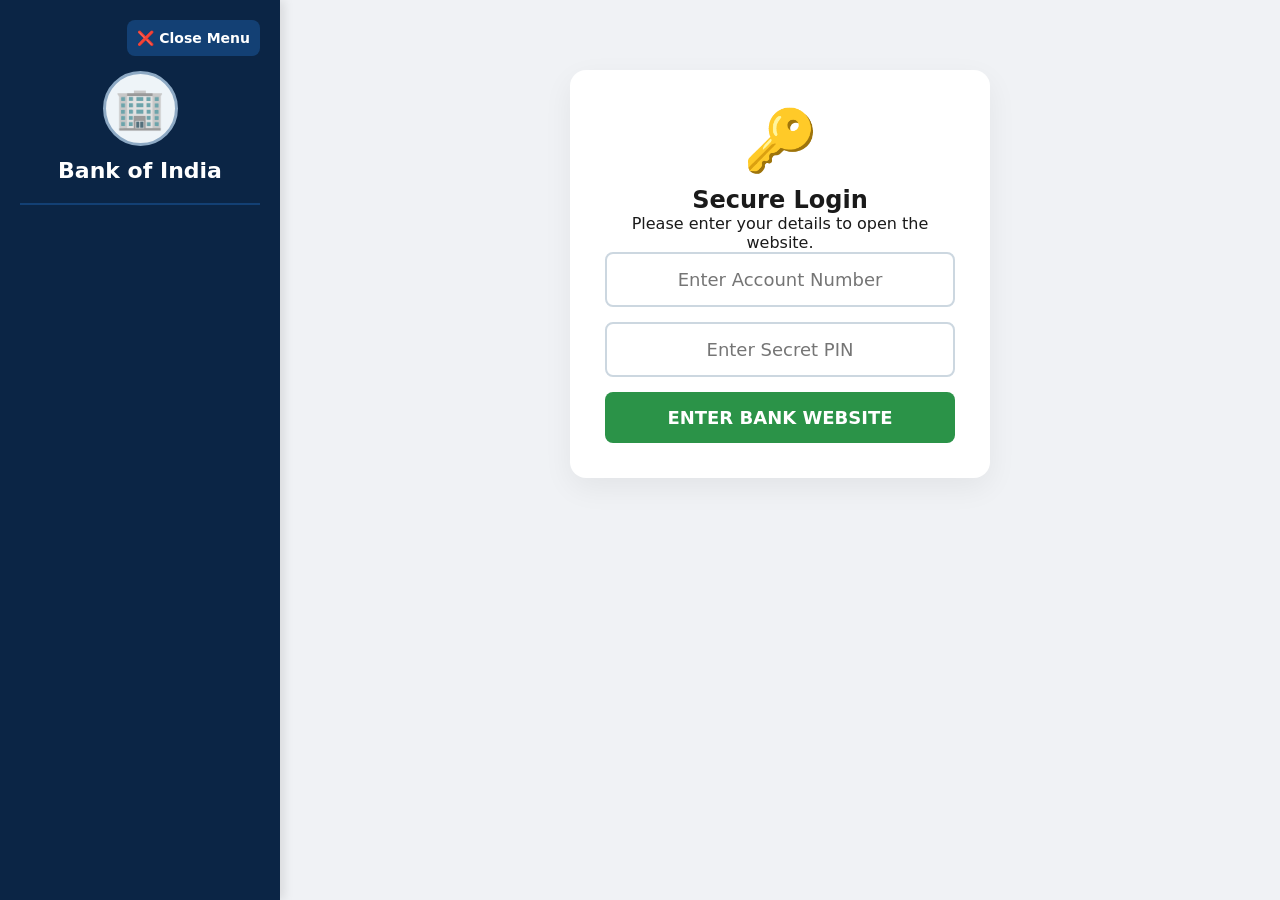
<file: WTL/BOI Security Dashboard/index.html>
<!DOCTYPE html>
<html lang="en">
<head>
    <meta charset="UTF-8">
    <meta name="viewport" content="width=device-width, initial-scale=1.0">
    <title>Bank of India - Security Dashboard</title>
    <link rel="stylesheet" href="style.css">
</head>
<body>

    <!-- ================= WEB LAYOUT CONTAINER ================= -->
    <div class="web-layout">
        
        <!-- SIDEBAR PANEL (Collapsible Branding & Menu) -->
        <aside class="sidebar" id="sidebarPanel">
            <!-- Close Button (Visible mainly on open states) -->
            <button class="close-sidebar-btn" onclick="toggleSidebar()">❌ Close Menu</button>

            <!-- Bank Logo & Name Box -->
            <div class="bank-logo-box">
                <div class="logo-circle">
                    <span class="logo-icon">🏢</span> 
                </div>
                <h1 class="bank-name">Bank of India</h1>
            </div>

            <!-- Navigation Links (Hidden during login, shown after) -->
            <nav class="sidebar-menu" id="side-menu">
                <button class="menu-btn active-menu" onclick="navigateTo('dashboard-page', this)">
                    <span class="menu-icon">🏠</span> Home
                </button>
                <button class="menu-btn" onclick="navigateTo('details-page', this)">
                    <span class="menu-icon">📄</span> Customer Details
                </button>
                <button class="menu-btn" onclick="navigateTo('transactions-page', this)">
                    <span class="menu-icon">🔍</span> Transaction Detection
                </button>
                <button class="menu-btn logout-btn" onclick="logOut()">
                    <span class="menu-icon">🚪</span> Exit / Log Out
                </button>
            </nav>
        </aside>

        <!-- MAIN CONTENT DISPLAY AREA -->
        <main class="main-content">
            
            <!-- Top bar to open menu if closed -->
            <div class="top-nav-bar" id="topNavBar" style="display: none;">
                <button class="open-sidebar-btn" onclick="toggleSidebar()">☰ Open Menu</button>
                <span class="top-bar-title">Bank of India 🏢</span>
            </div>

            <!-- ================= PAGE 1: LOGIN ================= -->
            <section id="login-page" class="page active-page">
                <div class="login-window">
                    <span class="large-emoji">🔑</span>
                    <h2>Secure Login</h2>
                    <p class="helper-text">Please enter your details to open the website.</p>
                    <input type="text" placeholder="Enter Account Number" id="acc-number" />
                    <input type="password" placeholder="Enter Secret PIN" id="pin" />
                    <button class="btn btn-start" onclick="logIn()">ENTER BANK WEBSITE</button>
                </div>
            </section>

            <!-- ================= PAGE 2: DASHBOARD ================= -->
            <section id="dashboard-page" class="page">
                <div class="welcome-banner">
                    <h2>Welcome back, <span class="user-highlight">John Doe</span> 👤</h2>
                </div>

                <div class="dashboard-grid">
                    <!-- Balance Card -->
                    <div class="card balance-card">
                        <span class="card-icon">💰</span>
                        <h3>Your Safe Money</h3>
                        <div class="balance-amount">$4,850.00</div>
                    </div>

                    <!-- Status Card -->
                    <div class="card status-card">
                        <span class="card-icon">🛡️</span>
                        <h3>Account Status</h3>
                        <div class="status-badge">SAFE & ACTIVE ✔️</div>
                    </div>
                </div>

                <div class="helper-notice">
                    <p>💡 Use the <b>Transaction Detection</b> menu option on the left side to look for suspicious or fake money activity.</p>
                </div>
            </section>

            <!-- ================= PAGE 3: DETAILS ================= -->
            <section id="details-page" class="page">
                <div class="section-header">
                    <h2>📄 Customer Profile Details</h2>
                </div>
                
                <div class="data-table">
                    <div class="table-row">
                        <span class="label">Full Name:</span>
                        <span class="value">John Doe</span>
                    </div>
                    <div class="table-row">
                        <span class="label">Account Number:</span>
                        <span class="value">1234 - 5678 - 9000</span>
                    </div>
                    <div class="table-row">
                        <span class="label">Registered Phone:</span>
                        <span class="value">+1 (555) 019-2834</span>
                    </div>
                </div>
            </section>

            <!-- ================= PAGE 4: TRANSACTIONS & FRAUD ================= -->
            <section id="transactions-page" class="page">
                <div class="section-header">
                    <h2>🔍 Fraud & Transaction Detection</h2>
                </div>

                <div class="color-guide">
                    <div class="guide-item"><span class="indicator green-box"></span> Money In (Safe)</div>
                    <div class="guide-item"><span class="indicator red-box"></span> Money Out (Safe)</div>
                    <div class="guide-item"><span class="indicator yellow-box"></span> Warning (Suspicious Fraud!)</div>
                </div>

                <div class="timeline-container">
                    <div class="tx-row safe-in">
                        <div class="tx-left">
                            <span class="tx-badge">✔️ SAFE</span>
                            <div class="tx-desc">Monthly Salary Received</div>
                            <div class="tx-time">July 15, 2026</div>
                        </div>
                        <div class="tx-right text-green">+$1,200.00</div>
                    </div>

                    <div class="tx-row safe-out">
                        <div class="tx-left">
                            <span class="tx-badge">✔️ SAFE</span>
                            <div class="tx-desc">Grocery Store Bill Paid</div>
                            <div class="tx-time">July 14, 2026</div>
                        </div>
                        <div class="tx-right text-red">-$85.00</div>
                    </div>

                    <!-- FRAUD DETECTED FLAGGED ENTRY -->
                    <div class="tx-row fraud-warn">
                        <div class="tx-left">
                            <span class="tx-badge badge-alert">⚠️ FRAUD DETECTED</span>
                            <div class="tx-desc">Unknown Store Spend - New York City</div>
                            <div class="tx-time">July 12, 2026 (Unusual Location Area)</div>
                        </div>
                        <div class="tx-right text-red">-$450.00</div>
                    </div>
                </div>
            </section>

        </main>
    </div>

    <!-- Layout Navigation & Interface Controls -->
    <script>
        function toggleSidebar() {
            const sidebar = document.getElementById('sidebarPanel');
            sidebar.classList.toggle('collapsed');
        }

        function navigateTo(pageId, element) {
            const pages = document.querySelectorAll('.page');
            pages.forEach(page => page.classList.remove('active-page'));

            const selectedPage = document.getElementById(pageId);
            if (selectedPage) {
                selectedPage.classList.add('active-page');
            }

            if(element) {
                const buttons = document.querySelectorAll('.menu-btn');
                buttons.forEach(btn => btn.classList.remove('active-menu'));
                element.classList.add('active-menu');
            }

            // Auto collapse menu on mobile viewports after pick
            if(window.innerWidth <= 800) {
                document.getElementById('sidebarPanel').classList.add('collapsed');
            }
        }

        function logIn() {
            document.getElementById('side-menu').style.display = 'block';
            document.getElementById('topNavBar').style.display = 'flex';
            navigateTo('dashboard-page');
            document.querySelector('.menu-btn').classList.add('active-menu');
        }

        function logOut() {
            document.getElementById('side-menu').style.display = 'none';
            document.getElementById('topNavBar').style.display = 'none';
            document.getElementById('acc-number').value = '';
            document.getElementById('pin').value = '';
            navigateTo('login-page');
        }
    </script>
</body>
</html>
</file>
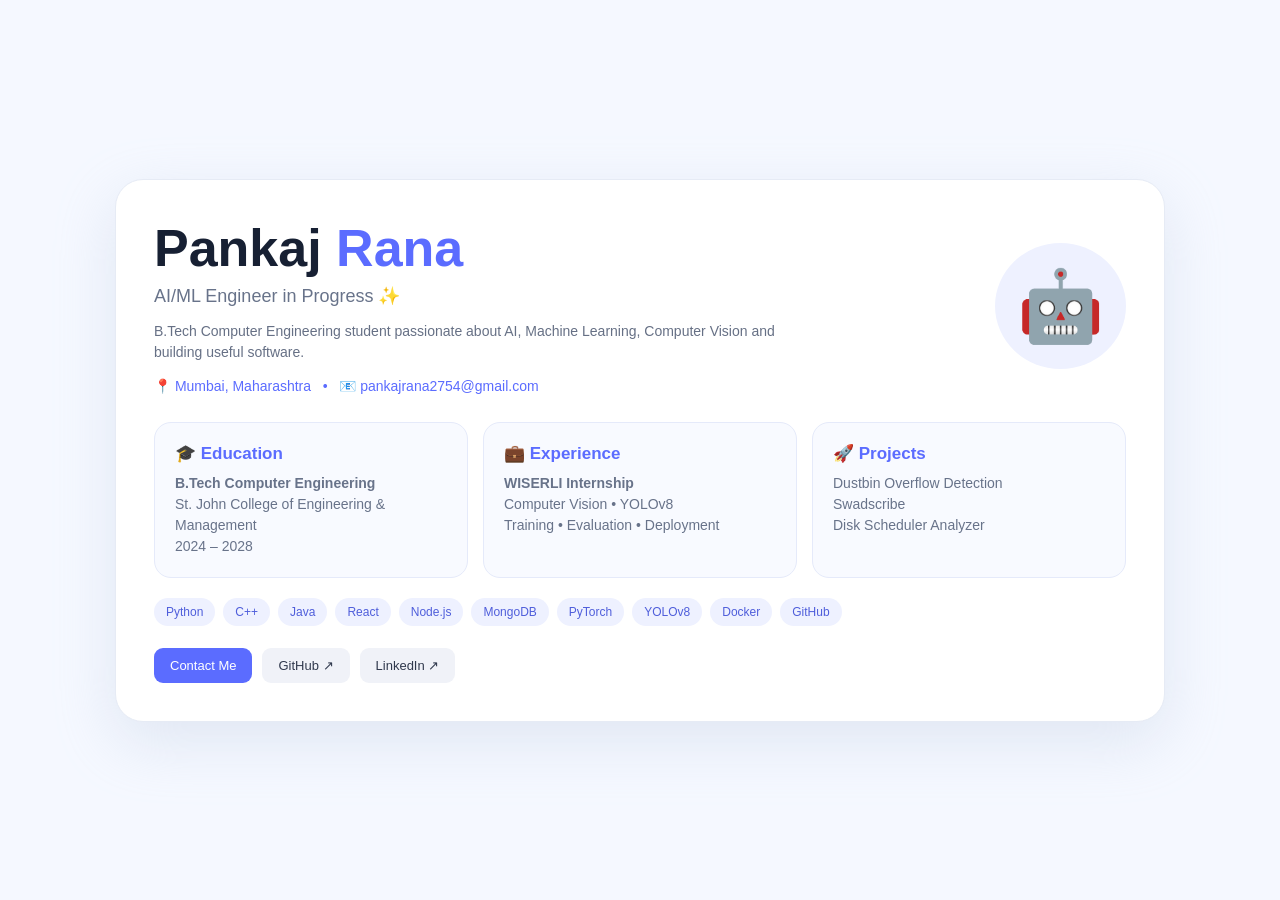
<file: WTL/EXP1/Index.html>
<!DOCTYPE html>
<html>
<head>
<title>Pankaj Rana | Portfolio</title>
<meta name="viewport" content="width=device-width,initial-scale=1">
<style>
*{box-sizing:border-box;margin:0;padding:0}
body{font-family:Arial,sans-serif;background:#f5f8ff;color:#172033;
height:100vh;display:grid;place-items:center}
.box{width:92%;max-width:1050px;background:white;padding:38px;
border-radius:28px;box-shadow:0 20px 60px #b8c5dc55;border:1px solid #e6ebf5}
.top{display:flex;justify-content:space-between;align-items:center}
h1{font-size:52px;color:#172033}.name{color:#5b6cff}
.role{color:#68738a;font-size:18px;margin:7px 0 14px}
.bio{color:#667085;max-width:650px}
.contact{color:#5b6cff;margin-top:15px;font-size:14px}
.avatar{font-size:70px;background:#eef1ff;padding:22px;border-radius:50%}
.grid{display:grid;grid-template-columns:repeat(3,1fr);gap:15px;margin-top:28px}
.card{background:#f8faff;border:1px solid #e5eafa;padding:20px;border-radius:17px;
transition:.3s}.card:hover{transform:translateY(-5px);box-shadow:0 12px 25px #c5cce055}
h2{font-size:17px;color:#5b6cff;margin-bottom:9px}
p{font-size:14px;color:#68738a;line-height:1.5}
.skills{display:flex;gap:8px;flex-wrap:wrap;margin-top:20px}
.tag{background:#eef1ff;color:#4f5edb;padding:7px 12px;border-radius:20px;font-size:12px}
.links{margin-top:22px;display:flex;gap:10px}
.btn{background:#5b6cff;color:white;padding:10px 16px;border-radius:9px;
text-decoration:none;font-size:13px}.btn.light{background:#f0f2f8;color:#30394d}
@media(max-width:700px){body{height:auto;padding:20px}.top{display:block}
.avatar{display:none}.grid{grid-template-columns:1fr}h1{font-size:40px}}
</style>
</head>

<body>
<div class="box">

<div class="top">
<div>
<h1>Pankaj <span class="name">Rana</span></h1>
<div class="role">AI/ML Engineer in Progress ✨</div>
<p class="bio">B.Tech Computer Engineering student passionate about
AI, Machine Learning, Computer Vision and building useful software.</p>
<div class="contact">📍 Mumbai, Maharashtra &nbsp; • &nbsp; 📧 pankajrana2754@gmail.com</div>
</div>
<div class="avatar">🤖</div>
</div>

<div class="grid">
<div class="card"><h2>🎓 Education</h2>
<p><b>B.Tech Computer Engineering</b><br>
St. John College of Engineering & Management<br>2024 – 2028</p></div>

<div class="card"><h2>💼 Experience</h2>
<p><b>WISERLI Internship</b><br>
Computer Vision • YOLOv8<br>Training • Evaluation • Deployment</p></div>

<div class="card"><h2>🚀 Projects</h2>
<p>Dustbin Overflow Detection<br>
Swadscribe<br>
Disk Scheduler Analyzer</p></div>
</div>

<div class="skills">
<span class="tag">Python</span><span class="tag">C++</span><span class="tag">Java</span>
<span class="tag">React</span><span class="tag">Node.js</span>
<span class="tag">MongoDB</span><span class="tag">PyTorch</span>
<span class="tag">YOLOv8</span><span class="tag">Docker</span><span class="tag">GitHub</span>
</div>

<div class="links">
<a class="btn" href="mailto:pankajrana2754@gmail.com">Contact Me</a>
<a class="btn light" href="https://github.com/Pankaj0536">GitHub ↗</a>
<a class="btn light" href="https://www.linkedin.com/">LinkedIn ↗</a>
</div>

</div>
</body>
</html>
</file>
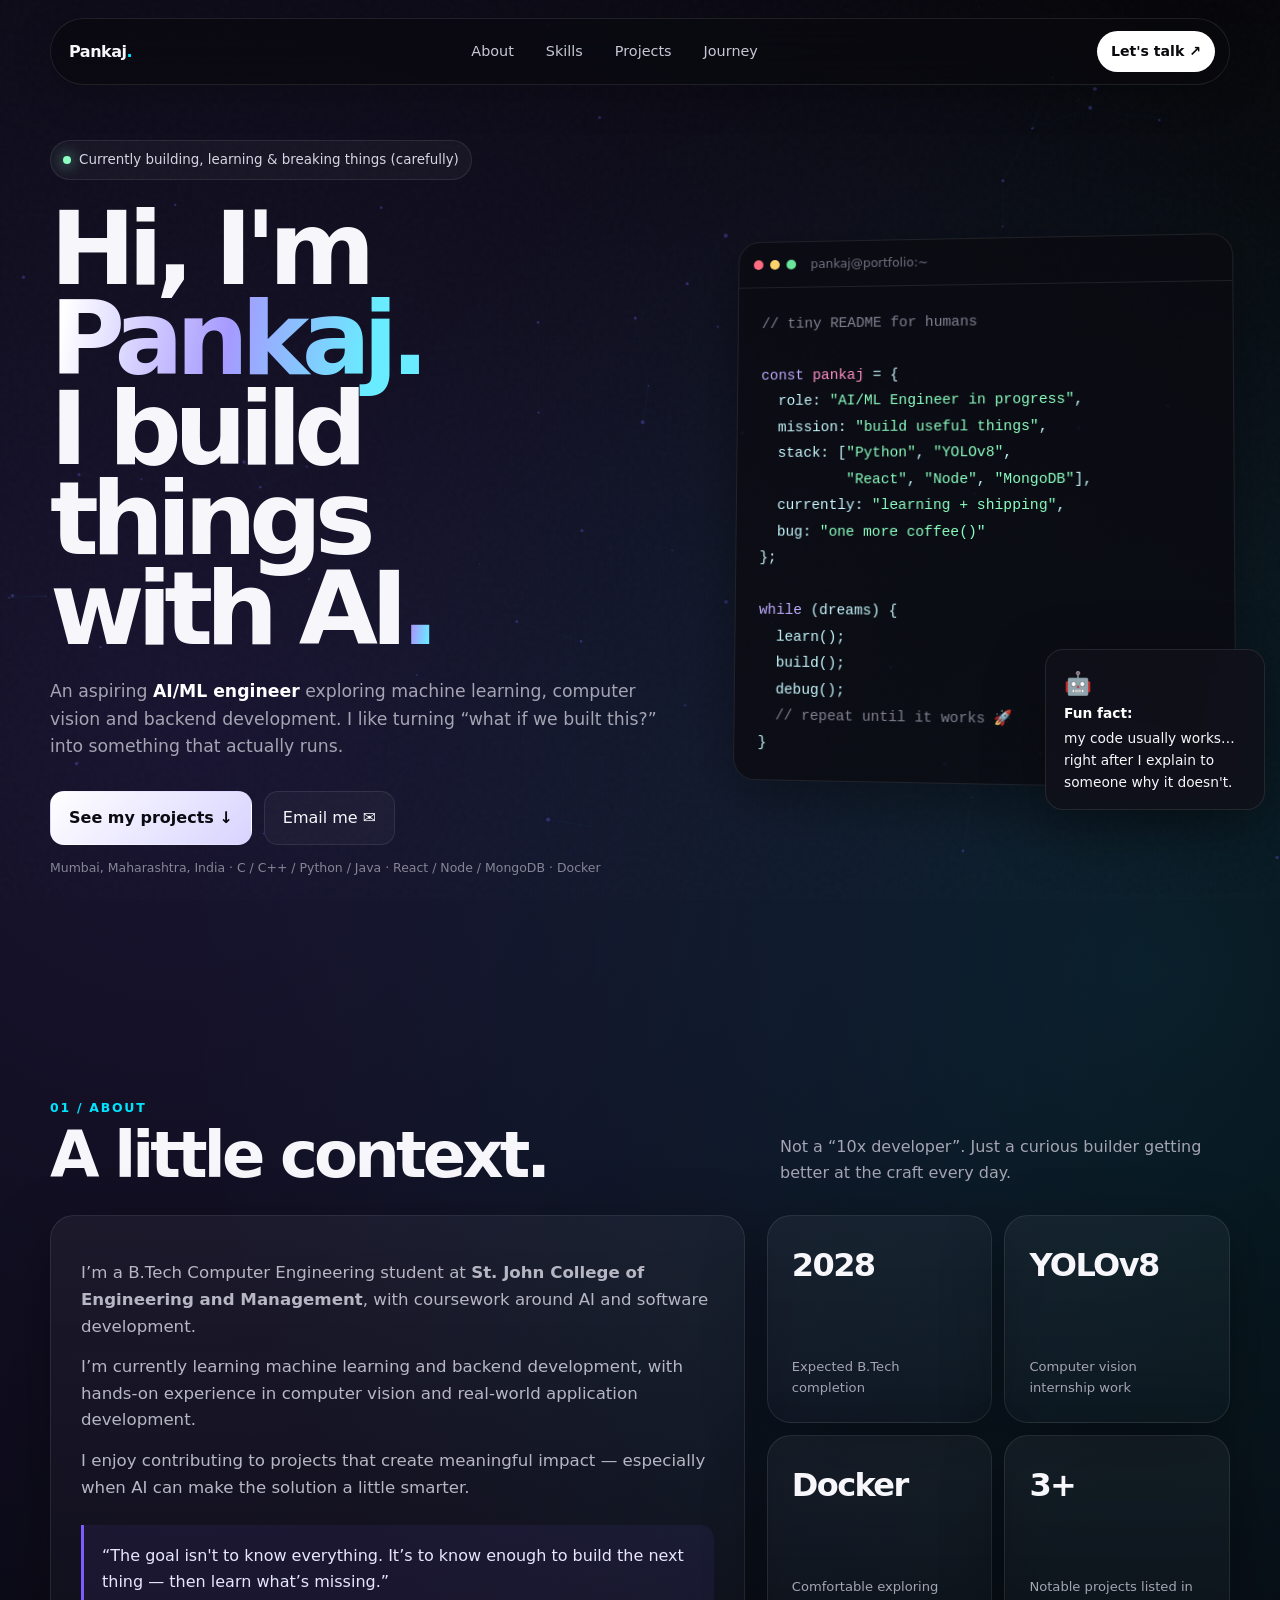
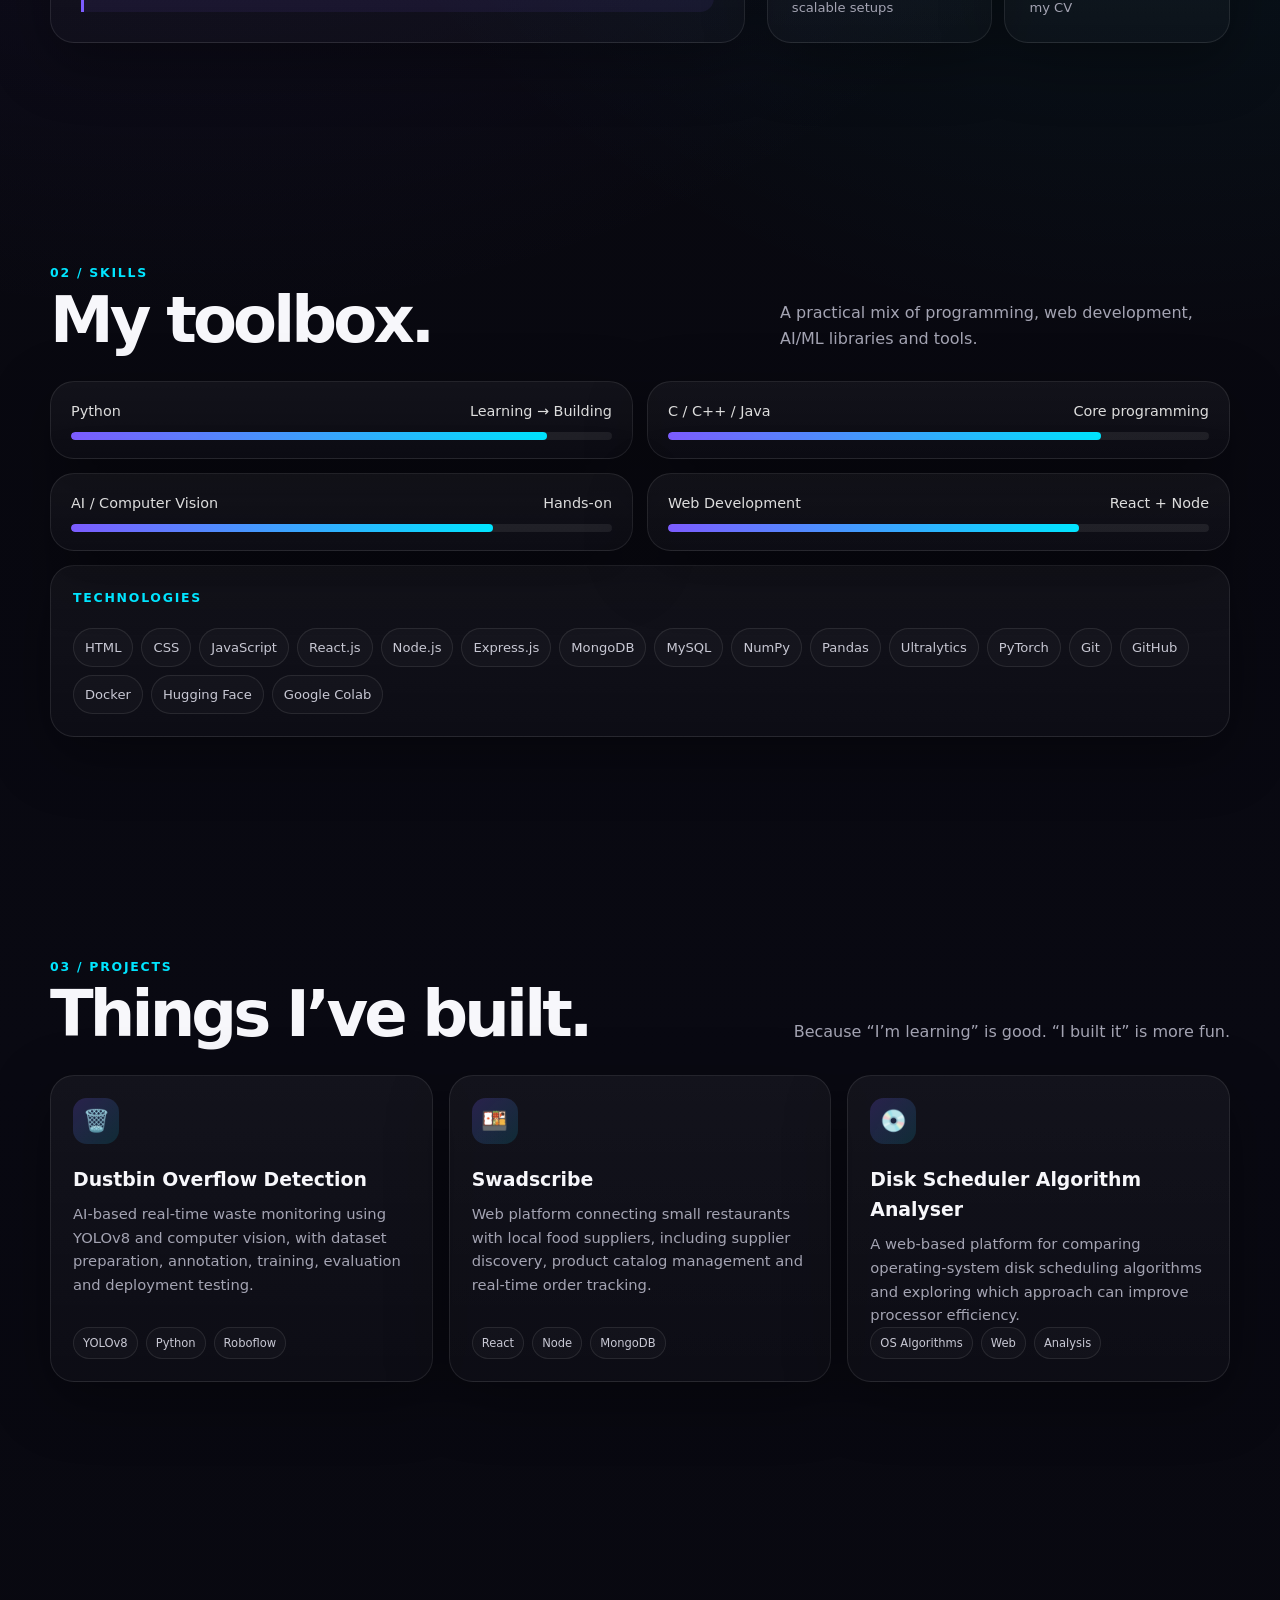
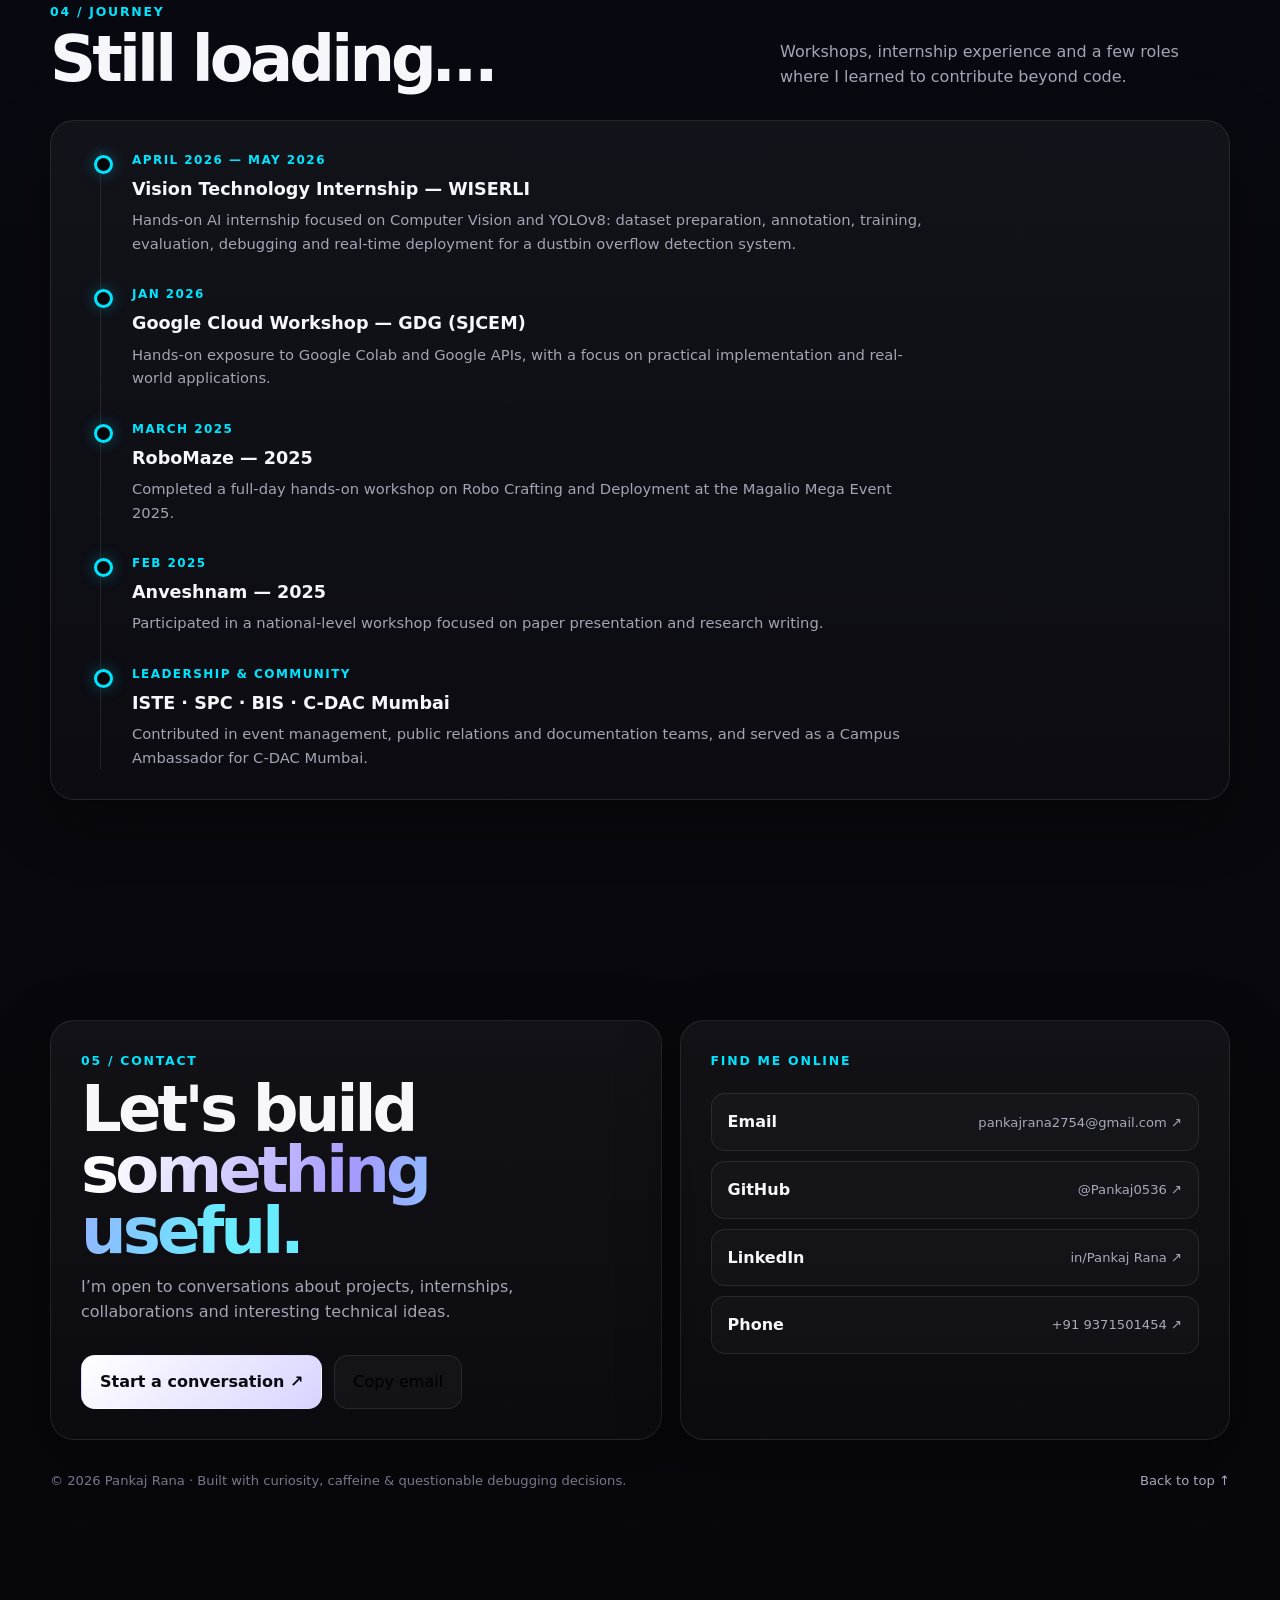
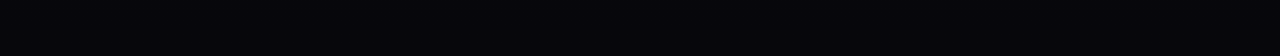
<file: WTL/EXP1/chatgpt.html>
<!DOCTYPE html>
<html lang="en">
<head>
  <meta charset="UTF-8" />
  <meta name="viewport" content="width=device-width, initial-scale=1.0" />
  <meta name="theme-color" content="#0a0a0f" />
  <title>Pankaj Rana — AI/ML Engineer & Builder</title>
  <meta name="description" content="Pankaj Rana — aspiring AI/ML engineer, backend learner, and builder of practical real-world applications." />

  <style>
    :root{
      --bg:#07070b;
      --bg2:#0d0d14;
      --card:rgba(18,18,28,.68);
      --text:#f7f7fb;
      --muted:#a4a4b3;
      --line:rgba(255,255,255,.09);
      --accent:#7c5cff;
      --accent2:#00e5ff;
      --accent3:#ff5ca8;
      --good:#8cffc1;
      --max:1180px;
      --radius:24px;
      --shadow:0 18px 60px rgba(0,0,0,.35);
    }

    *{box-sizing:border-box;margin:0;padding:0}
    html{scroll-behavior:smooth}
    body{
      font-family: Inter, ui-sans-serif, system-ui, -apple-system, BlinkMacSystemFont, "Segoe UI", sans-serif;
      background:
        radial-gradient(circle at 15% 15%, rgba(124,92,255,.15), transparent 28%),
        radial-gradient(circle at 90% 20%, rgba(0,229,255,.10), transparent 24%),
        linear-gradient(180deg,var(--bg),#090912 55%,#07070b);
      color:var(--text); overflow-x:hidden; line-height:1.6;
    }
    a{color:inherit;text-decoration:none}
    button{font:inherit}
    ::selection{background:rgba(124,92,255,.55);color:white}

    #progress{
      position:fixed;top:0;left:0;height:3px;width:0;z-index:1000;
      background:linear-gradient(90deg,var(--accent),var(--accent2),var(--accent3));
      box-shadow:0 0 20px rgba(0,229,255,.5);
    }

    #canvas{
      position:fixed; inset:0; z-index:-2; width:100%; height:100%;
      opacity:.45;
    }
    .noise{
      position:fixed;inset:0;z-index:-1;pointer-events:none;opacity:.04;
      background-image:url("data:image/svg+xml,%3Csvg viewBox='0 0 180 180' xmlns='http://www.w3.org/2000/svg'%3E%3Cfilter id='n'%3E%3CfeTurbulence type='fractalNoise' baseFrequency='.95' numOctaves='4' stitchTiles='stitch'/%3E%3C/filter%3E%3Crect width='100%25' height='100%25' filter='url(%23n)' opacity='.55'/%3E%3C/svg%3E");
    }

    .container{width:min(var(--max),calc(100% - 40px));margin:auto}

    nav{
      position:fixed;top:18px;left:50%;transform:translateX(-50%);
      width:min(var(--max),calc(100% - 30px));z-index:50;
      display:flex;align-items:center;justify-content:space-between;
      padding:12px 14px 12px 18px;
      border:1px solid var(--line);border-radius:999px;
      background:rgba(9,9,14,.62);backdrop-filter:blur(18px);
      box-shadow:0 10px 40px rgba(0,0,0,.2)
    }
    .brand{font-weight:850;letter-spacing:-.03em}
    .brand span{color:var(--accent2)}
    .navlinks{display:flex;gap:8px}
    .navlinks a{
      color:#c8c8d4;font-size:.9rem;padding:9px 12px;border-radius:999px;
      transition:.25s ease
    }
    .navlinks a:hover{background:rgba(255,255,255,.06);color:white}
    .nav-cta{
      padding:9px 14px;border-radius:999px;background:white;color:#09090d;
      font-weight:800;font-size:.88rem
    }

    section{padding:110px 0}
    .hero{min-height:100vh;display:grid;place-items:center;padding-top:140px}
    .hero-grid{display:grid;grid-template-columns:1.1fr .9fr;gap:70px;align-items:center}
    .eyebrow{
      display:inline-flex;align-items:center;gap:8px;padding:8px 12px;border:1px solid var(--line);
      border-radius:999px;color:#d6d6e2;background:rgba(255,255,255,.035);font-size:.84rem
    }
    .dot{width:8px;height:8px;border-radius:50%;background:var(--good);box-shadow:0 0 15px var(--good);animation:pulse 1.8s infinite}
    @keyframes pulse{50%{transform:scale(1.5);opacity:.45}}
    h1{
      font-size:clamp(3.6rem,8vw,7.6rem);line-height:.88;letter-spacing:-.075em;
      margin:24px 0 24px;max-width:850px
    }
    .gradient{
      background:linear-gradient(100deg,#fff 5%,#a69aff 48%,#69ecff 85%);
      -webkit-background-clip:text;background-clip:text;color:transparent
    }
    .hero-copy{font-size:1.08rem;color:var(--muted);max-width:680px}
    .hero-copy b{color:white}
    .buttons{display:flex;gap:12px;flex-wrap:wrap;margin-top:30px}
    .btn{
      display:inline-flex;align-items:center;justify-content:center;gap:9px;padding:13px 18px;border-radius:14px;
      border:1px solid var(--line);transition:transform .25s ease, box-shadow .25s ease, background .25s ease
    }
    .btn:hover{transform:translateY(-3px);box-shadow:0 14px 30px rgba(0,0,0,.22)}
    .primary{background:linear-gradient(135deg,#fff,#d8d3ff);color:#0a0a10;font-weight:850;border-color:transparent}
    .secondary{background:rgba(255,255,255,.03)}
    .tiny{font-size:.78rem;color:#858594;margin-top:13px}

    .terminal-wrap{position:relative}
    .terminal{
      background:rgba(10,10,17,.82);border:1px solid var(--line);border-radius:22px;
      box-shadow:var(--shadow);overflow:hidden;transform:perspective(1000px) rotateY(-4deg) rotateX(2deg);
      transition:transform .4s ease
    }
    .terminal:hover{transform:perspective(1000px) rotateY(0) rotateX(0) translateY(-8px)}
    .term-top{display:flex;align-items:center;gap:7px;padding:13px 15px;border-bottom:1px solid var(--line)}
    .term-dot{width:10px;height:10px;border-radius:50%;background:#ff6b80}
    .term-dot:nth-child(2){background:#ffd36b}.term-dot:nth-child(3){background:#68e69a}
    pre{padding:24px;min-height:350px;white-space:pre-wrap;font:500 .92rem/1.8 "SFMono-Regular",Consolas,monospace;color:#c8f9ff}
    .k{color:#bfabff}.s{color:#8cffc1}.c{color:#7f8090}.n{color:#ff8fc5}
    .float-card{
      position:absolute;right:-35px;bottom:-28px;padding:16px 18px;border:1px solid var(--line);
      background:rgba(17,17,26,.86);border-radius:18px;backdrop-filter:blur(15px);
      box-shadow:var(--shadow);font-size:.86rem;max-width:220px
    }
    .float-card strong{display:block;margin-bottom:3px;color:white}
    .emoji{font-size:1.4rem}

    .section-head{display:flex;align-items:end;justify-content:space-between;gap:25px;margin-bottom:30px}
    .kicker{color:var(--accent2);font-size:.78rem;font-weight:800;letter-spacing:.14em;text-transform:uppercase}
    h2{font-size:clamp(2.2rem,5vw,4.3rem);line-height:.95;letter-spacing:-.06em;margin-top:7px}
    .section-note{color:var(--muted);max-width:450px}

    .glass{
      border:1px solid var(--line);background:linear-gradient(180deg,rgba(255,255,255,.045),rgba(255,255,255,.018));
      border-radius:var(--radius);box-shadow:var(--shadow)
    }
    .about-grid{display:grid;grid-template-columns:1.2fr .8fr;gap:22px}
    .about-main{padding:30px}
    .about-main p{color:#b7b7c4;font-size:1.04rem;margin:14px 0}
    .about-main .quote{
      margin-top:24px;padding:18px;border-left:3px solid var(--accent);
      background:rgba(124,92,255,.08);border-radius:0 14px 14px 0;color:#e8e6ff
    }
    .stats{display:grid;grid-template-columns:1fr 1fr;gap:12px}
    .stat{padding:24px;min-height:150px;display:flex;flex-direction:column;justify-content:space-between}
    .stat b{font-size:2rem;letter-spacing:-.05em}.stat span{font-size:.82rem;color:var(--muted)}

    .skills{display:grid;grid-template-columns:1fr 1fr;gap:14px}
    .skill{padding:18px 20px}
    .skill-top{display:flex;justify-content:space-between;color:#ddd;font-size:.9rem;margin-bottom:9px}
    .bar{height:8px;background:rgba(255,255,255,.07);border-radius:999px;overflow:hidden}
    .fill{height:100%;width:0;border-radius:999px;background:linear-gradient(90deg,var(--accent),var(--accent2));transition:width 1.4s cubic-bezier(.16,.8,.25,1)}
    .chips{display:flex;gap:8px;flex-wrap:wrap;margin-top:20px}
    .chip{padding:8px 11px;border:1px solid var(--line);border-radius:999px;color:#c8c8d4;background:rgba(255,255,255,.025);font-size:.82rem}

    .projects{display:grid;grid-template-columns:repeat(3,1fr);gap:16px}
    .project{padding:22px;min-height:300px;display:flex;flex-direction:column;transition:transform .25s ease, border-color .25s ease}
    .project:hover{transform:translateY(-8px);border-color:rgba(124,92,255,.5)}
    .project-icon{width:46px;height:46px;display:grid;place-items:center;border-radius:14px;background:linear-gradient(135deg,rgba(124,92,255,.22),rgba(0,229,255,.12));font-size:1.35rem;margin-bottom:20px}
    .project h3{font-size:1.18rem;margin-bottom:8px}
    .project p{color:var(--muted);font-size:.92rem}
    .project .chips{margin-top:auto}
    .project .chip{font-size:.72rem;padding:6px 9px}

    .timeline{position:relative;margin-left:9px}
    .timeline:before{content:"";position:absolute;left:10px;top:0;bottom:0;width:1px;background:var(--line)}
    .item{position:relative;padding:0 0 30px 42px}
    .item:last-child{padding-bottom:0}
    .item:before{
      content:"";position:absolute;left:4px;top:4px;width:13px;height:13px;border-radius:50%;
      background:var(--bg);border:3px solid var(--accent2);box-shadow:0 0 16px rgba(0,229,255,.3)
    }
    .date{font-size:.75rem;letter-spacing:.12em;text-transform:uppercase;color:var(--accent2);font-weight:800}
    .item h3{font-size:1.1rem;margin:5px 0}
    .item p{color:var(--muted);max-width:800px;font-size:.92rem}

    .contact{display:grid;grid-template-columns:1fr .9fr;gap:18px}
    .contact-card{padding:30px}
    .contact-card p{color:var(--muted);margin-top:12px}
    .contact-links{display:grid;gap:10px;margin-top:22px}
    .contact-link{display:flex;justify-content:space-between;align-items:center;padding:15px 16px;border:1px solid var(--line);border-radius:14px;background:rgba(255,255,255,.025);transition:.2s ease}
    .contact-link:hover{transform:translateX(5px);border-color:rgba(0,229,255,.45)}
    .contact-link span{color:#a9a9b9;font-size:.82rem}
    footer{padding:30px 0 55px;color:#777789;font-size:.82rem;display:flex;justify-content:space-between;gap:15px}
    footer a{color:#a8a8bb}

    .reveal{opacity:0;transform:translateY(28px);transition:opacity .7s ease, transform .7s ease}
    .reveal.show{opacity:1;transform:none}

    #toast{
      position:fixed;right:22px;bottom:22px;z-index:100;
      transform:translateY(20px);opacity:0;pointer-events:none;
      padding:12px 15px;background:#f7f7fb;color:#08080d;border-radius:12px;font-weight:700;font-size:.86rem;
      transition:.25s ease;box-shadow:var(--shadow)
    }
    #toast.show{opacity:1;transform:none}

    @media(max-width:900px){
      .navlinks{display:none}
      .hero-grid,.about-grid,.contact{grid-template-columns:1fr}
      .hero{padding-top:130px}
      .terminal{transform:none}
      .projects{grid-template-columns:1fr 1fr}
      .skills{grid-template-columns:1fr}
      .float-card{right:10px}
    }
    @media(max-width:620px){
      .container{width:min(var(--max),calc(100% - 26px))}
      section{padding:80px 0}
      h1{font-size:clamp(3.35rem,16vw,5.5rem)}
      .projects{grid-template-columns:1fr}
      .stats{grid-template-columns:1fr 1fr}
      .section-head{display:block}
      .section-note{margin-top:13px}
      nav{top:10px}
      .nav-cta{display:none}
      footer{display:block}
      footer span{display:block;margin-top:6px}
    }
  </style>
</head>

<body>
  <div id="progress"></div>
  <canvas id="canvas"></canvas>
  <div class="noise"></div>

  <nav>
    <a href="#top" class="brand">Pankaj<span>.</span></a>
    <div class="navlinks">
      <a href="#about">About</a>
      <a href="#skills">Skills</a>
      <a href="#projects">Projects</a>
      <a href="#journey">Journey</a>
    </div>
    <a class="nav-cta" href="#contact">Let's talk ↗</a>
  </nav>

  <main id="top">
    <section class="hero">
      <div class="container hero-grid">
        <div class="reveal">
          <div class="eyebrow"><span class="dot"></span> Currently building, learning & breaking things (carefully)</div>
          <h1>Hi, I'm <span class="gradient">Pankaj.</span><br/>I build things<br/>with AI<span class="gradient">.</span></h1>
          <p class="hero-copy">
            An aspiring <b>AI/ML engineer</b> exploring machine learning, computer vision and backend development.
            I like turning “what if we built this?” into something that actually runs.
          </p>
          <div class="buttons">
            <a href="#projects" class="btn primary">See my projects ↓</a>
            <a href="mailto:pankajrana2754@gmail.com" class="btn secondary">Email me ✉</a>
          </div>
          <p class="tiny">Mumbai, Maharashtra, India · C / C++ / Python / Java · React / Node / MongoDB · Docker</p>
        </div>

        <div class="terminal-wrap reveal">
          <div class="terminal" id="tilt">
            <div class="term-top">
              <span class="term-dot"></span><span class="term-dot"></span><span class="term-dot"></span>
              <span style="margin-left:8px;color:#6f7080;font-size:.78rem;">pankaj@portfolio:~</span>
            </div>
            <pre><span class="c">// tiny README for humans</span>

<span class="k">const</span> <span class="n">pankaj</span> = {
  role: <span class="s">"AI/ML Engineer in progress"</span>,
  mission: <span class="s">"build useful things"</span>,
  stack: [<span class="s">"Python"</span>, <span class="s">"YOLOv8"</span>,
          <span class="s">"React"</span>, <span class="s">"Node"</span>, <span class="s">"MongoDB"</span>],
  currently: <span class="s">"learning + shipping"</span>,
  bug: <span class="s">"one more coffee()"</span>
};

<span class="k">while</span> (dreams) {
  learn();
  build();
  debug();
  <span class="c">// repeat until it works 🚀</span>
}</pre>
          </div>
          <div class="float-card">
            <div class="emoji">🤖</div>
            <strong>Fun fact:</strong>
            my code usually works… right after I explain to someone why it doesn't.
          </div>
        </div>
      </div>
    </section>

    <section id="about">
      <div class="container">
        <div class="section-head reveal">
          <div><div class="kicker">01 / About</div><h2>A little context.</h2></div>
          <p class="section-note">Not a “10x developer”. Just a curious builder getting better at the craft every day.</p>
        </div>
        <div class="about-grid">
          <div class="glass about-main reveal">
            <p>I’m a B.Tech Computer Engineering student at <b>St. John College of Engineering and Management</b>, with coursework around AI and software development.</p>
            <p>I’m currently learning machine learning and backend development, with hands-on experience in computer vision and real-world application development.</p>
            <p>I enjoy contributing to projects that create meaningful impact — especially when AI can make the solution a little smarter.</p>
            <div class="quote">“The goal isn't to know everything. It’s to know enough to build the next thing — then learn what’s missing.”</div>
          </div>
          <div class="stats">
            <div class="glass stat reveal"><b>2028</b><span>Expected B.Tech completion</span></div>
            <div class="glass stat reveal"><b>YOLOv8</b><span>Computer vision internship work</span></div>
            <div class="glass stat reveal"><b>Docker</b><span>Comfortable exploring scalable setups</span></div>
            <div class="glass stat reveal"><b>3+</b><span>Notable projects listed in my CV</span></div>
          </div>
        </div>
      </div>
    </section>

    <section id="skills">
      <div class="container">
        <div class="section-head reveal">
          <div><div class="kicker">02 / Skills</div><h2>My toolbox.</h2></div>
          <p class="section-note">A practical mix of programming, web development, AI/ML libraries and tools.</p>
        </div>

        <div class="skills">
          <div class="glass skill reveal"><div class="skill-top"><span>Python</span><span>Learning → Building</span></div><div class="bar"><div class="fill" data-width="88%"></div></div></div>
          <div class="glass skill reveal"><div class="skill-top"><span>C / C++ / Java</span><span>Core programming</span></div><div class="bar"><div class="fill" data-width="80%"></div></div></div>
          <div class="glass skill reveal"><div class="skill-top"><span>AI / Computer Vision</span><span>Hands-on</span></div><div class="bar"><div class="fill" data-width="78%"></div></div></div>
          <div class="glass skill reveal"><div class="skill-top"><span>Web Development</span><span>React + Node</span></div><div class="bar"><div class="fill" data-width="76%"></div></div></div>
        </div>

        <div class="glass reveal" style="padding:22px;margin-top:14px">
          <div class="kicker">Technologies</div>
          <div class="chips">
            <span class="chip">HTML</span><span class="chip">CSS</span><span class="chip">JavaScript</span>
            <span class="chip">React.js</span><span class="chip">Node.js</span><span class="chip">Express.js</span>
            <span class="chip">MongoDB</span><span class="chip">MySQL</span><span class="chip">NumPy</span>
            <span class="chip">Pandas</span><span class="chip">Ultralytics</span><span class="chip">PyTorch</span>
            <span class="chip">Git</span><span class="chip">GitHub</span><span class="chip">Docker</span>
            <span class="chip">Hugging Face</span><span class="chip">Google Colab</span>
          </div>
        </div>
      </div>
    </section>

    <section id="projects">
      <div class="container">
        <div class="section-head reveal">
          <div><div class="kicker">03 / Projects</div><h2>Things I’ve built.</h2></div>
          <p class="section-note">Because “I’m learning” is good. “I built it” is more fun.</p>
        </div>

        <div class="projects">
          <article class="glass project reveal">
            <div class="project-icon">🗑️</div>
            <h3>Dustbin Overflow Detection</h3>
            <p>AI-based real-time waste monitoring using YOLOv8 and computer vision, with dataset preparation, annotation, training, evaluation and deployment testing.</p>
            <div class="chips"><span class="chip">YOLOv8</span><span class="chip">Python</span><span class="chip">Roboflow</span></div>
          </article>

          <article class="glass project reveal">
            <div class="project-icon">🍱</div>
            <h3>Swadscribe</h3>
            <p>Web platform connecting small restaurants with local food suppliers, including supplier discovery, product catalog management and real-time order tracking.</p>
            <div class="chips"><span class="chip">React</span><span class="chip">Node</span><span class="chip">MongoDB</span></div>
          </article>

          <article class="glass project reveal">
            <div class="project-icon">💿</div>
            <h3>Disk Scheduler Algorithm Analyser</h3>
            <p>A web-based platform for comparing operating-system disk scheduling algorithms and exploring which approach can improve processor efficiency.</p>
            <div class="chips"><span class="chip">OS Algorithms</span><span class="chip">Web</span><span class="chip">Analysis</span></div>
          </article>
        </div>
      </div>
    </section>

    <section id="journey">
      <div class="container">
        <div class="section-head reveal">
          <div><div class="kicker">04 / Journey</div><h2>Still loading…</h2></div>
          <p class="section-note">Workshops, internship experience and a few roles where I learned to contribute beyond code.</p>
        </div>

        <div class="glass" style="padding:30px">
          <div class="timeline">
            <div class="item reveal">
              <div class="date">April 2026 — May 2026</div>
              <h3>Vision Technology Internship — WISERLI</h3>
              <p>Hands-on AI internship focused on Computer Vision and YOLOv8: dataset preparation, annotation, training, evaluation, debugging and real-time deployment for a dustbin overflow detection system.</p>
            </div>
            <div class="item reveal">
              <div class="date">Jan 2026</div>
              <h3>Google Cloud Workshop — GDG (SJCEM)</h3>
              <p>Hands-on exposure to Google Colab and Google APIs, with a focus on practical implementation and real-world applications.</p>
            </div>
            <div class="item reveal">
              <div class="date">March 2025</div>
              <h3>RoboMaze — 2025</h3>
              <p>Completed a full-day hands-on workshop on Robo Crafting and Deployment at the Magalio Mega Event 2025.</p>
            </div>
            <div class="item reveal">
              <div class="date">Feb 2025</div>
              <h3>Anveshnam — 2025</h3>
              <p>Participated in a national-level workshop focused on paper presentation and research writing.</p>
            </div>
            <div class="item reveal">
              <div class="date">Leadership & Community</div>
              <h3>ISTE · SPC · BIS · C-DAC Mumbai</h3>
              <p>Contributed in event management, public relations and documentation teams, and served as a Campus Ambassador for C-DAC Mumbai.</p>
            </div>
          </div>
        </div>
      </div>
    </section>

    <section id="contact">
      <div class="container">
        <div class="contact">
          <div class="glass contact-card reveal">
            <div class="kicker">05 / Contact</div>
            <h2 style="font-size:clamp(2.4rem,5vw,4.2rem);margin-top:8px">Let's build<br/><span class="gradient">something useful.</span></h2>
            <p>I’m open to conversations about projects, internships, collaborations and interesting technical ideas.</p>
            <div class="buttons">
              <a href="mailto:pankajrana2754@gmail.com" class="btn primary">Start a conversation ↗</a>
              <button class="btn secondary" id="copyEmail">Copy email</button>
            </div>
          </div>

          <div class="glass contact-card reveal">
            <div class="kicker">Find me online</div>
            <div class="contact-links">
              <a class="contact-link" href="mailto:pankajrana2754@gmail.com"><b>Email</b><span>pankajrana2754@gmail.com ↗</span></a>
              <a class="contact-link" href="https://github.com/Pankaj0536" target="_blank" rel="noreferrer"><b>GitHub</b><span>@Pankaj0536 ↗</span></a>
              <a class="contact-link" href="https://www.linkedin.com/in/Pankaj%20Rana" target="_blank" rel="noreferrer"><b>LinkedIn</b><span>in/Pankaj Rana ↗</span></a>
              <a class="contact-link" href="tel:+919371501454"><b>Phone</b><span>+91 9371501454 ↗</span></a>
            </div>
          </div>
        </div>

        <footer>
          <span>© 2026 Pankaj Rana · Built with curiosity, caffeine & questionable debugging decisions.</span>
          <a href="#top">Back to top ↑</a>
        </footer>
      </div>
    </section>
  </main>

  <div id="toast">Email copied ✨</div>

  <script>
    // Scroll progress
    const progress = document.querySelector('#progress');
    const updateProgress = () => {
      const h = document.documentElement;
      const pct = h.scrollTop / (h.scrollHeight - h.clientHeight) * 100;
      progress.style.width = pct + '%';
    };
    window.addEventListener('scroll', updateProgress, {passive:true});
    updateProgress();

    // Reveal-on-scroll
    const revealObs = new IntersectionObserver(entries => {
      entries.forEach(entry => {
        if(entry.isIntersecting){
          entry.target.classList.add('show');
          if(entry.target.querySelector('.fill')){
            entry.target.querySelector('.fill').style.width =
              entry.target.querySelector('.fill').dataset.width;
          }
          entry.target.querySelectorAll('.fill').forEach(f => f.style.width = f.dataset.width);
          revealObs.unobserve(entry.target);
        }
      });
    }, {threshold:.12});

    document.querySelectorAll('.reveal').forEach(el => revealObs.observe(el));

    // Subtle terminal tilt
    const tilt = document.querySelector('#tilt');
    if (window.matchMedia('(pointer:fine)').matches && tilt) {
      tilt.parentElement.addEventListener('mousemove', e => {
        const r = tilt.parentElement.getBoundingClientRect();
        const x = (e.clientX - r.left)/r.width - .5;
        const y = (e.clientY - r.top)/r.height - .5;
        tilt.style.transform = `perspective(1000px) rotateY(${x*8}deg) rotateX(${y*-5}deg) translateY(-3px)`;
      });
      tilt.parentElement.addEventListener('mouseleave', () => tilt.style.transform = '');
    }

    // Copy email
    const toast = document.querySelector('#toast');
    document.querySelector('#copyEmail').addEventListener('click', async () => {
      try {
        await navigator.clipboard.writeText('pankajrana2754@gmail.com');
        toast.classList.add('show');
        setTimeout(() => toast.classList.remove('show'), 1700);
      } catch {
        window.location.href = 'mailto:pankajrana2754@gmail.com';
      }
    });

    // Floating particle network
    const canvas = document.getElementById('canvas');
    const ctx = canvas.getContext('2d');
    let W, H, pts = [];
    const resize = () => {
      W = canvas.width = innerWidth * devicePixelRatio;
      H = canvas.height = innerHeight * devicePixelRatio;
      canvas.style.width = innerWidth+'px';
      canvas.style.height = innerHeight+'px';
      ctx.setTransform(devicePixelRatio,0,0,devicePixelRatio,0,0);
      pts = Array.from({length: Math.min(65, Math.floor(innerWidth/18))}, () => ({
        x:Math.random()*innerWidth, y:Math.random()*innerHeight,
        vx:(Math.random()-.5)*.28, vy:(Math.random()-.5)*.28, r:Math.random()*1.7+.4
      }));
    };
    const draw = () => {
      ctx.clearRect(0,0,innerWidth,innerHeight);
      for(const p of pts){
        p.x+=p.vx;p.y+=p.vy;
        if(p.x<-10||p.x>innerWidth+10)p.vx*=-1;
        if(p.y<-10||p.y>innerHeight+10)p.vy*=-1;
        ctx.beginPath();ctx.arc(p.x,p.y,p.r,0,Math.PI*2);
        ctx.fillStyle='rgba(124,92,255,.65)';ctx.fill();
      }
      for(let i=0;i<pts.length;i++){
        for(let j=i+1;j<pts.length;j++){
          const a=pts[i],b=pts[j],dx=a.x-b.x,dy=a.y-b.y,d=Math.hypot(dx,dy);
          if(d<135){
            ctx.beginPath();ctx.moveTo(a.x,a.y);ctx.lineTo(b.x,b.y);
            ctx.strokeStyle=`rgba(0,229,255,${(1-d/135)*.12})`;ctx.stroke();
          }
        }
      }
      requestAnimationFrame(draw);
    };
    resize(); addEventListener('resize',resize); draw();
  </script>
</body>
</html>
</file>
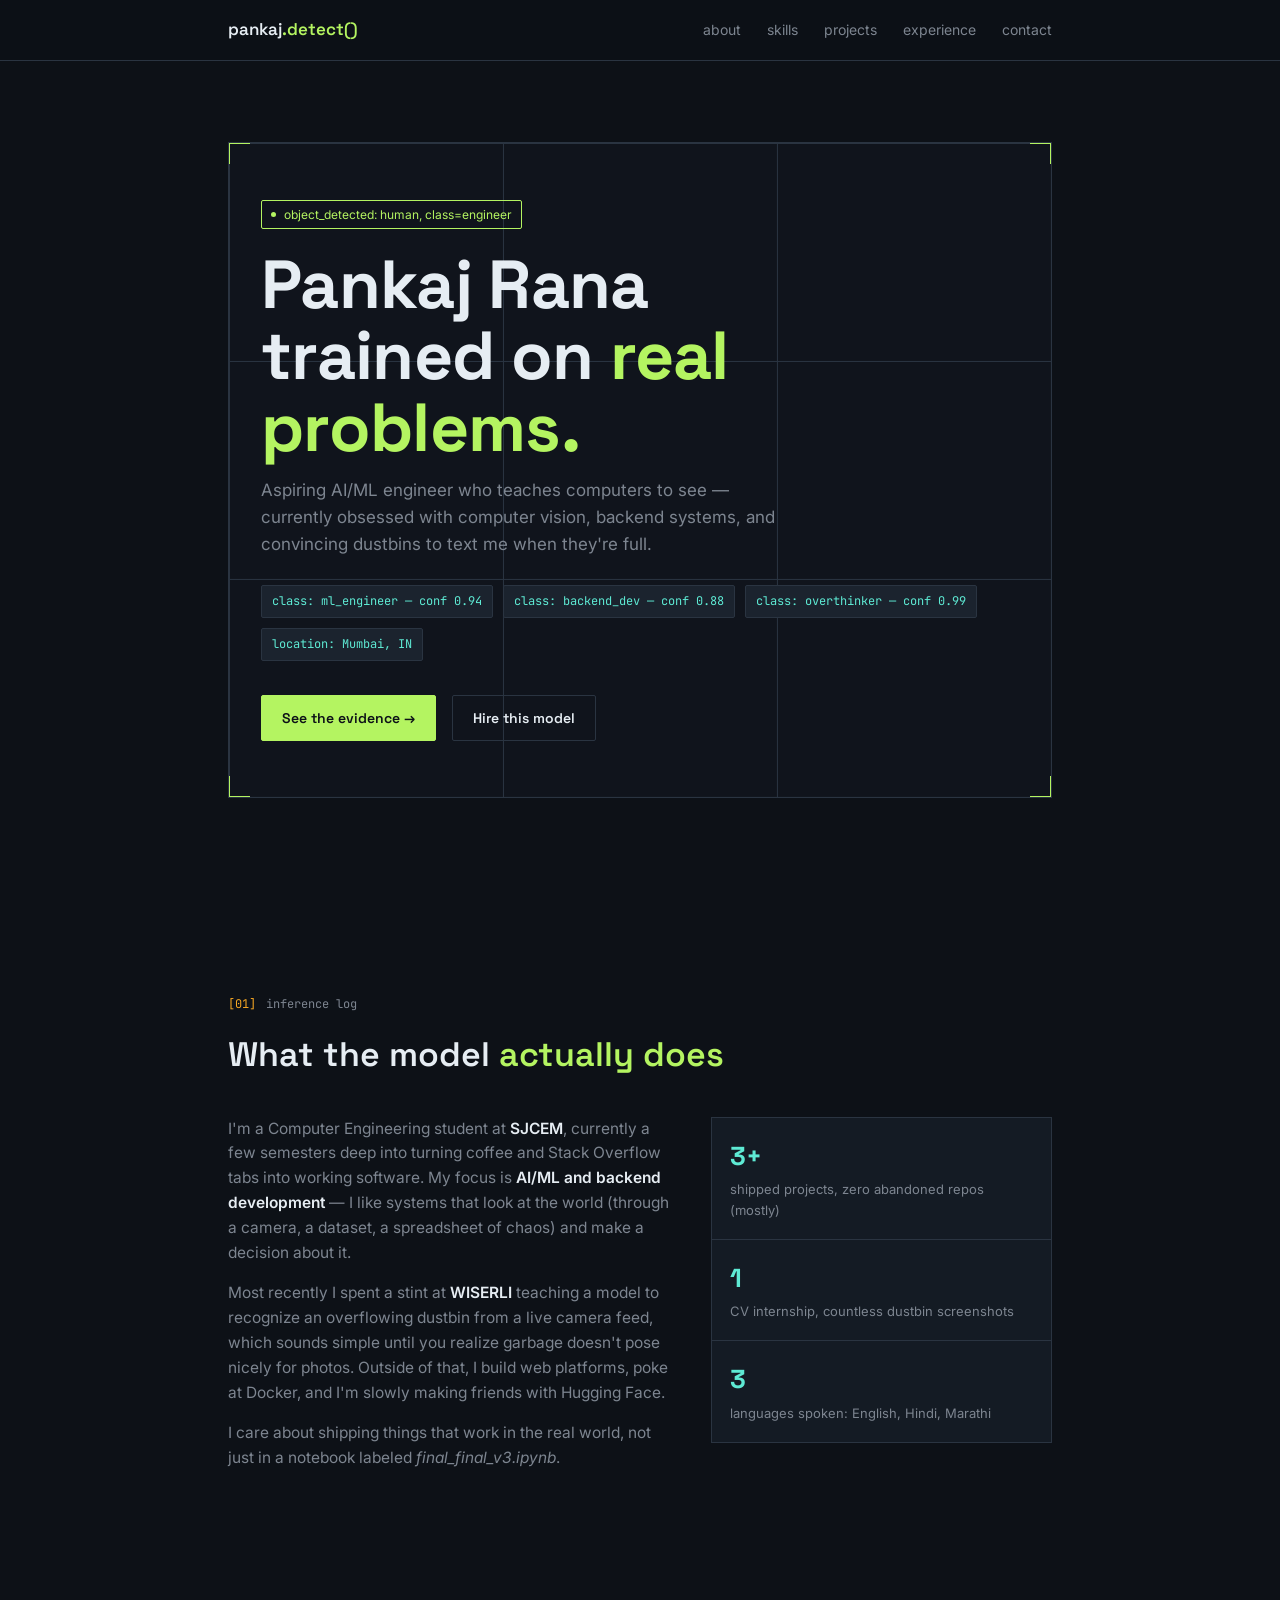
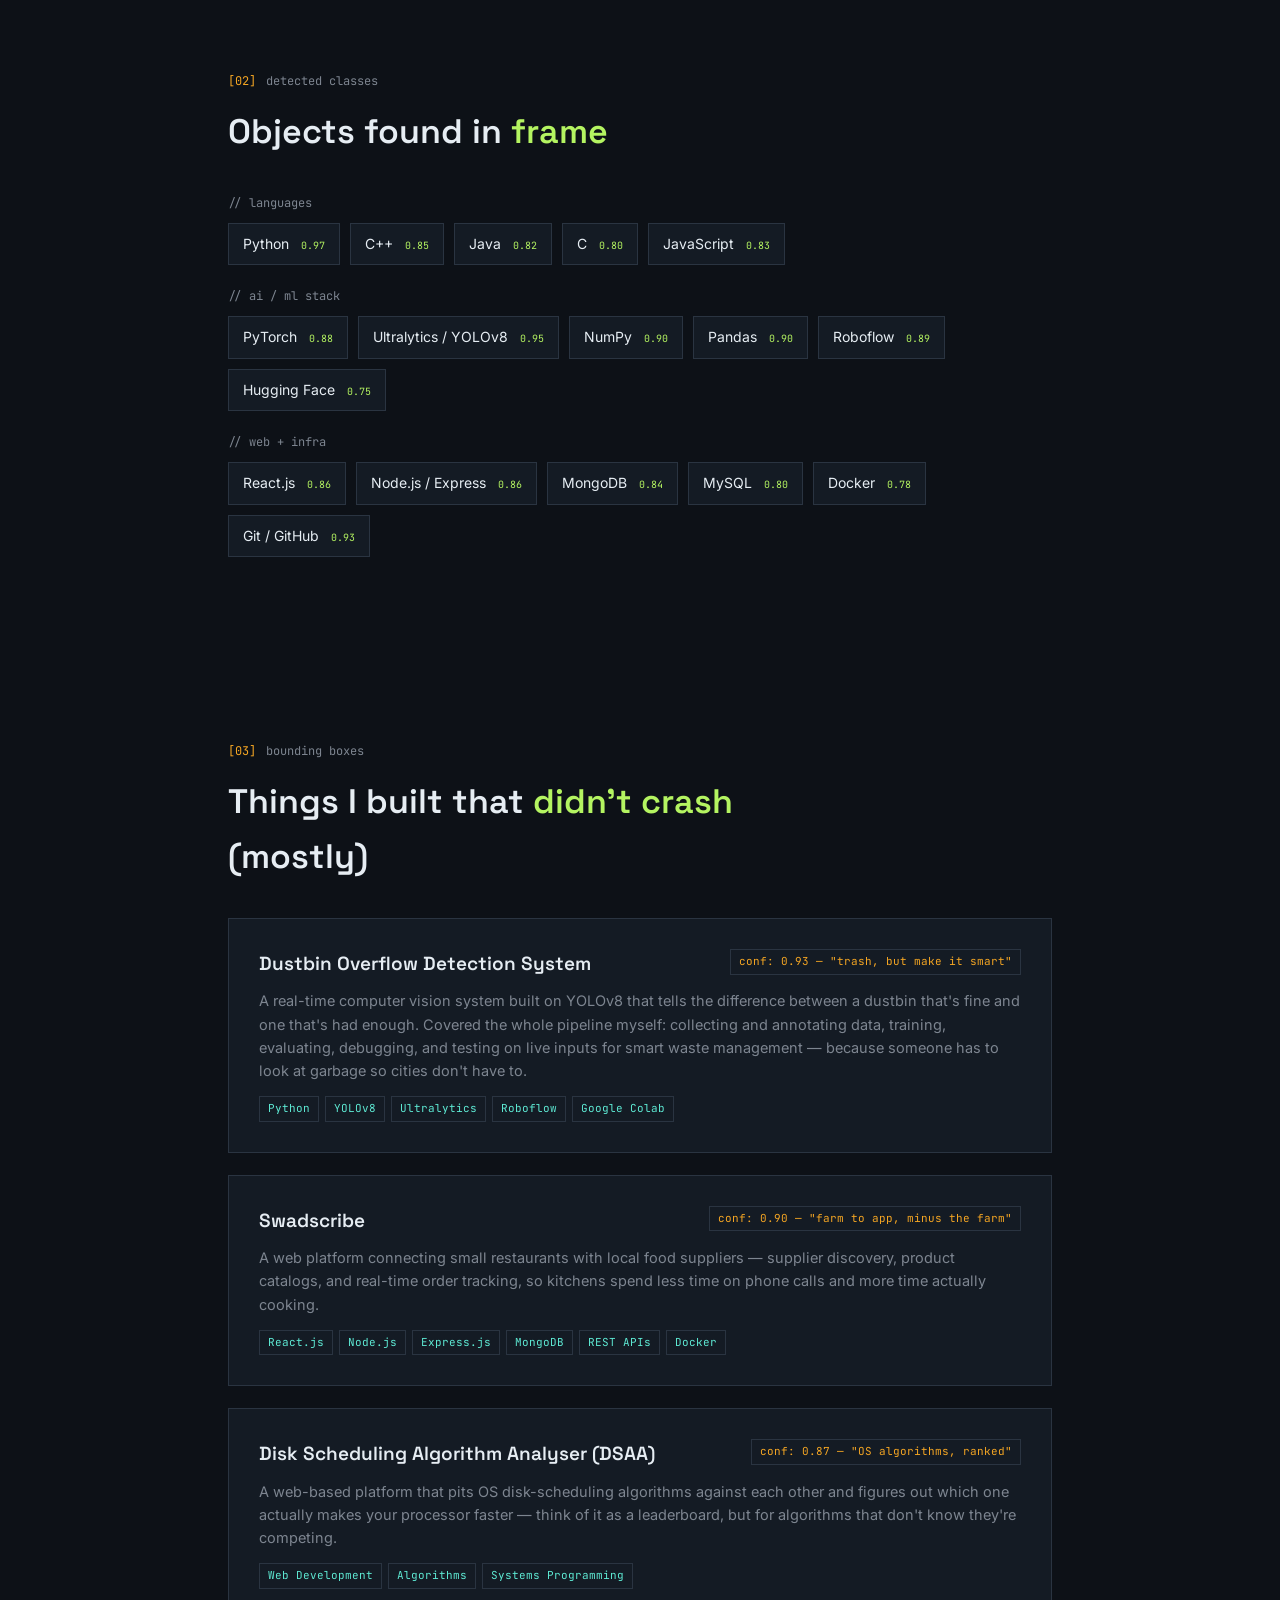
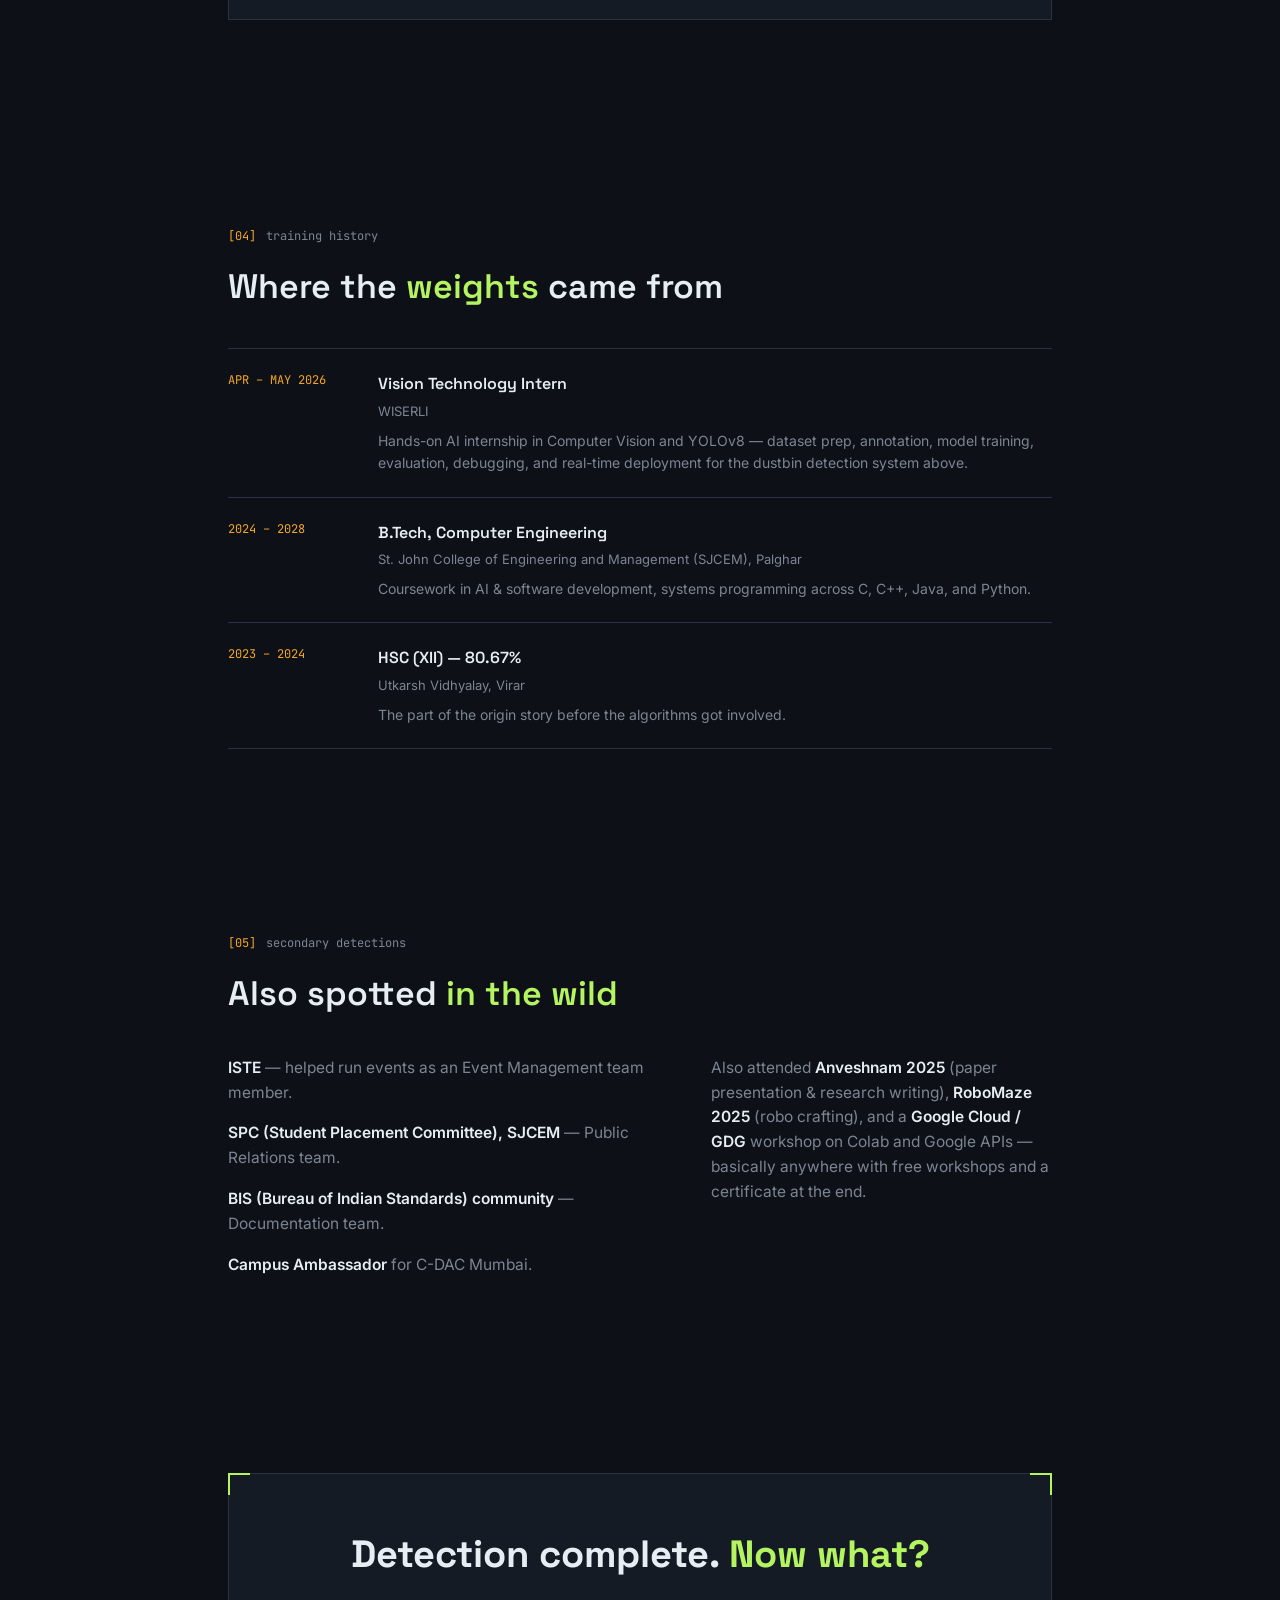
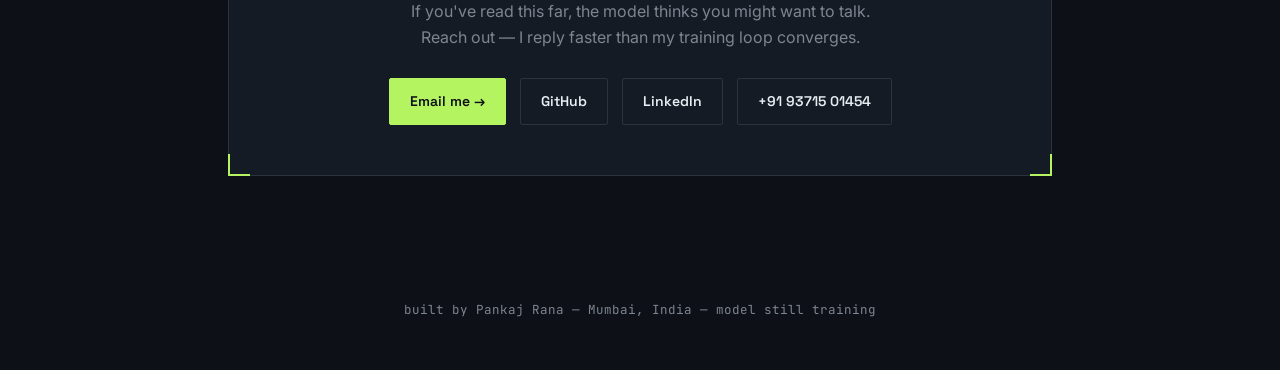
<file: WTL/EXP1/claud.html>
<!DOCTYPE html>
<html lang="en">
<head>
<meta charset="UTF-8">
<meta name="viewport" content="width=device-width, initial-scale=1.0">
<title>Pankaj Rana — Object Detected</title>
<link rel="preconnect" href="https://fonts.googleapis.com">
<link href="https://fonts.googleapis.com/css2?family=Space+Grotesk:wght@400;500;600;700&family=Inter:wght@400;500;600&family=JetBrains+Mono:wght@400;500&display=swap" rel="stylesheet">
<style>
  :root{
    --bg: #0D1117;
    --panel: #141B24;
    --panel-2: #1B232E;
    --line: #2A3441;
    --text: #E6EDF3;
    --muted: #7D8590;
    --lime: #B4F461;
    --cyan: #5EEAD4;
    --amber: #F5A623;
    --radius: 3px;
  }
  *{margin:0;padding:0;box-sizing:border-box;}
  html{scroll-behavior:smooth;}
  body{
    background:var(--bg);
    color:var(--text);
    font-family:'Inter',sans-serif;
    line-height:1.6;
    overflow-x:hidden;
  }
  ::selection{background:var(--lime);color:#0D1117;}

  .mono{font-family:'JetBrains Mono',monospace;}

  a{color:inherit;text-decoration:none;}

  .wrap{
    max-width:880px;
    margin:0 auto;
    padding:0 28px;
  }

  /* ---------- NAV ---------- */
  nav{
    position:fixed;
    top:0;left:0;right:0;
    z-index:100;
    background:rgba(13,17,23,0.85);
    backdrop-filter:blur(8px);
    border-bottom:1px solid var(--line);
  }
  nav .wrap{
    display:flex;
    justify-content:space-between;
    align-items:center;
    height:60px;
  }
  .nav-brand{font-family:'Space Grotesk';font-weight:600;font-size:17px;}
  .nav-brand span{color:var(--lime);}
  .nav-links{display:flex;gap:26px;font-size:14px;color:var(--muted);}
  .nav-links a:hover{color:var(--lime);}
  @media (max-width:640px){ .nav-links{display:none;} }

  /* ---------- HERO / VIEWFINDER ---------- */
  .hero{
    min-height:100svh;
    display:flex;
    flex-direction:column;
    justify-content:center;
    position:relative;
    padding:100px 0 60px;
  }
  .viewfinder{
    position:relative;
    border:1px solid var(--line);
    background:
      linear-gradient(var(--line) 1px, transparent 1px) 0 0/100% 33.33%,
      linear-gradient(90deg, var(--line) 1px, transparent 1px) 0 0/33.33% 100%,
      var(--panel);
    background-color: rgba(20,27,36,0.4);
    padding:56px 32px;
    overflow:hidden;
  }
  .corner{
    position:absolute;
    width:22px;height:22px;
    border:2px solid var(--lime);
  }
  .corner.tl{top:-1px;left:-1px;border-right:none;border-bottom:none;}
  .corner.tr{top:-1px;right:-1px;border-left:none;border-bottom:none;}
  .corner.bl{bottom:-1px;left:-1px;border-right:none;border-top:none;}
  .corner.br{bottom:-1px;right:-1px;border-left:none;border-top:none;}

  .scan-line{
    position:absolute;
    left:0;right:0;top:0;
    height:2px;
    background:linear-gradient(90deg, transparent, var(--lime), transparent);
    opacity:0.9;
    animation: scan 2.2s ease-in-out 1;
    animation-fill-mode: forwards;
  }
  @keyframes scan{
    0%{top:0; opacity:0;}
    8%{opacity:1;}
    92%{opacity:1;}
    100%{top:100%; opacity:0;}
  }

  .tag{
    display:inline-flex;
    align-items:center;
    gap:8px;
    font-size:12px;
    padding:4px 9px;
    border:1px solid var(--lime);
    color:var(--lime);
    border-radius:2px;
    opacity:0;
    animation: pop-in 0.5s ease forwards;
  }
  .tag .dot{width:5px;height:5px;background:var(--lime);border-radius:50%;}
  @keyframes pop-in{
    from{opacity:0; transform:translateY(4px);}
    to{opacity:1; transform:translateY(0);}
  }
  .hero-tag-1{animation-delay: 1.9s;}

  h1.title{
    font-family:'Space Grotesk';
    font-weight:700;
    font-size:clamp(38px, 7vw, 68px);
    line-height:1.05;
    margin:20px 0 14px;
    letter-spacing:-0.01em;
  }
  .title .accent{color:var(--lime);}

  .role-line{
    font-size:17px;
    color:var(--muted);
    max-width:520px;
    margin-bottom:26px;
  }

  .confidence-row{
    display:flex;
    flex-wrap:wrap;
    gap:10px;
    margin-top:8px;
  }
  .conf-chip{
    font-family:'JetBrains Mono';
    font-size:12px;
    color:var(--cyan);
    border:1px solid var(--line);
    background:var(--panel-2);
    padding:6px 10px;
    border-radius:2px;
    opacity:0;
    animation: pop-in 0.45s ease forwards;
  }
  .conf-chip:nth-child(1){animation-delay:2.05s;}
  .conf-chip:nth-child(2){animation-delay:2.15s;}
  .conf-chip:nth-child(3){animation-delay:2.25s;}
  .conf-chip:nth-child(4){animation-delay:2.35s;}

  .hero-links{
    display:flex; gap:16px; margin-top:34px; flex-wrap:wrap;
  }
  .btn{
    font-family:'Space Grotesk';
    font-weight:600;
    font-size:14px;
    padding:11px 20px;
    border-radius:2px;
    border:1px solid var(--lime);
  }
  .btn.primary{background:var(--lime); color:#0D1117;}
  .btn.ghost{color:var(--text); border-color:var(--line);}
  .btn.ghost:hover{border-color:var(--cyan); color:var(--cyan);}

  /* ---------- SECTION SHARED ---------- */
  section{padding:90px 0;}
  .eyebrow-box{
    display:inline-flex;
    align-items:center;
    gap:10px;
    font-family:'JetBrains Mono';
    font-size:12px;
    color:var(--muted);
    margin-bottom:14px;
  }
  .eyebrow-box .id{color:var(--amber);}
  h2.section-title{
    font-family:'Space Grotesk';
    font-weight:600;
    font-size:clamp(26px, 4vw, 34px);
    margin-bottom:34px;
    max-width:620px;
  }
  .section-title .hl{color:var(--lime);}

  /* ---------- ABOUT ---------- */
  .about-grid{
    display:grid;
    grid-template-columns: 1.3fr 1fr;
    gap:40px;
  }
  @media (max-width:700px){ .about-grid{grid-template-columns:1fr;} }
  .about-text p{color:var(--muted); font-size:15.5px; margin-bottom:16px;}
  .about-text strong{color:var(--text); font-weight:600;}

  .stat-box{
    border:1px solid var(--line);
    padding:18px;
    background:var(--panel);
  }
  .stat-box + .stat-box{border-top:none;}
  .stat-num{font-family:'Space Grotesk'; font-size:26px; font-weight:700; color:var(--cyan);}
  .stat-label{font-size:13px; color:var(--muted); margin-top:2px;}

  /* ---------- DETECTED OBJECTS (skills) ---------- */
  .skill-groups{display:flex; flex-direction:column; gap:22px;}
  .skill-group-label{
    font-family:'JetBrains Mono';
    font-size:12px;
    color:var(--muted);
    margin-bottom:10px;
    display:block;
  }
  .skill-boxes{display:flex; flex-wrap:wrap; gap:10px;}
  .skill-box{
    position:relative;
    border:1px solid var(--line);
    padding:9px 14px 9px 14px;
    font-size:14px;
    background:var(--panel);
    transition: border-color .2s ease, transform .2s ease;
  }
  .skill-box:hover{border-color:var(--lime); transform:translateY(-2px);}
  .skill-box .conf{
    font-family:'JetBrains Mono';
    font-size:10px;
    color:var(--lime);
    margin-left:8px;
  }

  /* ---------- PROJECTS ---------- */
  .project-card{
    position:relative;
    border:1px solid var(--line);
    background:var(--panel);
    padding:30px;
    margin-bottom:22px;
    transition: border-color .25s ease;
  }
  .project-card:hover{border-color:var(--lime);}
  .project-card:hover .corner{opacity:1;}
  .project-card .corner{
    width:16px;height:16px;
    opacity:0;
    transition:opacity .2s ease;
  }
  .project-head{
    display:flex;
    justify-content:space-between;
    align-items:flex-start;
    gap:16px;
    margin-bottom:10px;
    flex-wrap:wrap;
  }
  .project-title{font-family:'Space Grotesk'; font-weight:600; font-size:19px;}
  .project-conf{
    font-family:'JetBrains Mono';
    font-size:11px;
    color:var(--amber);
    white-space:nowrap;
    border:1px solid var(--line);
    padding:3px 8px;
  }
  .project-desc{color:var(--muted); font-size:14.5px; margin-bottom:14px;}
  .project-stack{display:flex; flex-wrap:wrap; gap:6px;}
  .stack-pill{
    font-family:'JetBrains Mono';
    font-size:11px;
    color:var(--cyan);
    border:1px solid var(--line);
    padding:3px 8px;
  }

  /* ---------- TIMELINE (internship + education) ---------- */
  .tl-item{
    display:grid;
    grid-template-columns: 130px 1fr;
    gap:20px;
    padding:22px 0;
    border-top:1px solid var(--line);
  }
  .tl-item:last-child{border-bottom:1px solid var(--line);}
  .tl-date{font-family:'JetBrains Mono'; font-size:12px; color:var(--amber);}
  .tl-role{font-family:'Space Grotesk'; font-weight:600; font-size:16px; margin-bottom:4px;}
  .tl-org{color:var(--muted); font-size:13px; margin-bottom:8px;}
  .tl-desc{color:var(--muted); font-size:14px;}
  @media (max-width:560px){ .tl-item{grid-template-columns:1fr;} }

  /* ---------- CONTACT / FOOTER ---------- */
  .contact-box{
    border:1px solid var(--line);
    background:var(--panel);
    padding:50px 36px;
    text-align:center;
    position:relative;
  }
  .contact-box h2{
    font-family:'Space Grotesk';
    font-weight:700;
    font-size:clamp(26px,5vw,38px);
    margin-bottom:14px;
  }
  .contact-box p{color:var(--muted); max-width:460px; margin:0 auto 28px;}
  .contact-links{display:flex; gap:14px; justify-content:center; flex-wrap:wrap;}

  footer{
    padding:34px 0 50px;
    text-align:center;
    color:var(--muted);
    font-size:12.5px;
    font-family:'JetBrains Mono';
  }

  ::-webkit-scrollbar{width:10px;}
  ::-webkit-scrollbar-track{background:var(--bg);}
  ::-webkit-scrollbar-thumb{background:var(--line); border-radius:5px;}
</style>
</head>
<body>

<nav>
  <div class="wrap">
    <div class="nav-brand">pankaj<span>.detect()</span></div>
    <div class="nav-links">
      <a href="#about">about</a>
      <a href="#skills">skills</a>
      <a href="#projects">projects</a>
      <a href="#experience">experience</a>
      <a href="#contact">contact</a>
    </div>
  </div>
</nav>

<header class="hero">
  <div class="wrap">
    <div class="viewfinder">
      <div class="scan-line"></div>
      <div class="corner tl"></div>
      <div class="corner tr"></div>
      <div class="corner bl"></div>
      <div class="corner br"></div>

      <span class="tag hero-tag-1"><span class="dot"></span>object_detected: human, class=engineer</span>

      <h1 class="title">Pankaj Rana<br>trained on <span class="accent">real problems.</span></h1>
      <p class="role-line">Aspiring AI/ML engineer who teaches computers to see — currently obsessed with computer vision, backend systems, and convincing dustbins to text me when they're full.</p>

      <div class="confidence-row">
        <span class="conf-chip">class: ml_engineer — conf 0.94</span>
        <span class="conf-chip">class: backend_dev — conf 0.88</span>
        <span class="conf-chip">class: overthinker — conf 0.99</span>
        <span class="conf-chip">location: Mumbai, IN</span>
      </div>

      <div class="hero-links">
        <a class="btn primary" href="#projects">See the evidence →</a>
        <a class="btn ghost" href="#contact">Hire this model</a>
      </div>
    </div>
  </div>
</header>

<section id="about">
  <div class="wrap">
    <div class="eyebrow-box"><span class="id">[01]</span> inference log</div>
    <h2 class="section-title">What the model <span class="hl">actually does</span></h2>
    <div class="about-grid">
      <div class="about-text">
        <p>I'm a Computer Engineering student at <strong>SJCEM</strong>, currently a few semesters deep into turning coffee and Stack Overflow tabs into working software. My focus is <strong>AI/ML and backend development</strong> — I like systems that look at the world (through a camera, a dataset, a spreadsheet of chaos) and make a decision about it.</p>
        <p>Most recently I spent a stint at <strong>WISERLI</strong> teaching a model to recognize an overflowing dustbin from a live camera feed, which sounds simple until you realize garbage doesn't pose nicely for photos. Outside of that, I build web platforms, poke at Docker, and I'm slowly making friends with Hugging Face.</p>
        <p>I care about shipping things that work in the real world, not just in a notebook labeled <em>final_final_v3.ipynb</em>.</p>
      </div>
      <div>
        <div class="stat-box"><div class="stat-num">3+</div><div class="stat-label">shipped projects, zero abandoned repos (mostly)</div></div>
        <div class="stat-box"><div class="stat-num">1</div><div class="stat-label">CV internship, countless dustbin screenshots</div></div>
        <div class="stat-box"><div class="stat-num">3</div><div class="stat-label">languages spoken: English, Hindi, Marathi</div></div>
      </div>
    </div>
  </div>
</section>

<section id="skills">
  <div class="wrap">
    <div class="eyebrow-box"><span class="id">[02]</span> detected classes</div>
    <h2 class="section-title">Objects found in <span class="hl">frame</span></h2>

    <div class="skill-groups">
      <div>
        <span class="skill-group-label">// languages</span>
        <div class="skill-boxes">
          <div class="skill-box">Python <span class="conf">0.97</span></div>
          <div class="skill-box">C++ <span class="conf">0.85</span></div>
          <div class="skill-box">Java <span class="conf">0.82</span></div>
          <div class="skill-box">C <span class="conf">0.80</span></div>
          <div class="skill-box">JavaScript <span class="conf">0.83</span></div>
        </div>
      </div>
      <div>
        <span class="skill-group-label">// ai / ml stack</span>
        <div class="skill-boxes">
          <div class="skill-box">PyTorch <span class="conf">0.88</span></div>
          <div class="skill-box">Ultralytics / YOLOv8 <span class="conf">0.95</span></div>
          <div class="skill-box">NumPy <span class="conf">0.90</span></div>
          <div class="skill-box">Pandas <span class="conf">0.90</span></div>
          <div class="skill-box">Roboflow <span class="conf">0.89</span></div>
          <div class="skill-box">Hugging Face <span class="conf">0.75</span></div>
        </div>
      </div>
      <div>
        <span class="skill-group-label">// web + infra</span>
        <div class="skill-boxes">
          <div class="skill-box">React.js <span class="conf">0.86</span></div>
          <div class="skill-box">Node.js / Express <span class="conf">0.86</span></div>
          <div class="skill-box">MongoDB <span class="conf">0.84</span></div>
          <div class="skill-box">MySQL <span class="conf">0.80</span></div>
          <div class="skill-box">Docker <span class="conf">0.78</span></div>
          <div class="skill-box">Git / GitHub <span class="conf">0.93</span></div>
        </div>
      </div>
    </div>
  </div>
</section>

<section id="projects">
  <div class="wrap">
    <div class="eyebrow-box"><span class="id">[03]</span> bounding boxes</div>
    <h2 class="section-title">Things I built that <span class="hl">didn't crash</span> (mostly)</h2>

    <div class="project-card">
      <div class="corner tl"></div><div class="corner tr"></div><div class="corner bl"></div><div class="corner br"></div>
      <div class="project-head">
        <div class="project-title">Dustbin Overflow Detection System</div>
        <div class="project-conf">conf: 0.93 — "trash, but make it smart"</div>
      </div>
      <p class="project-desc">A real-time computer vision system built on YOLOv8 that tells the difference between a dustbin that's fine and one that's had enough. Covered the whole pipeline myself: collecting and annotating data, training, evaluating, debugging, and testing on live inputs for smart waste management — because someone has to look at garbage so cities don't have to.</p>
      <div class="project-stack">
        <span class="stack-pill">Python</span><span class="stack-pill">YOLOv8</span><span class="stack-pill">Ultralytics</span><span class="stack-pill">Roboflow</span><span class="stack-pill">Google Colab</span>
      </div>
    </div>

    <div class="project-card">
      <div class="corner tl"></div><div class="corner tr"></div><div class="corner bl"></div><div class="corner br"></div>
      <div class="project-head">
        <div class="project-title">Swadscribe</div>
        <div class="project-conf">conf: 0.90 — "farm to app, minus the farm"</div>
      </div>
      <p class="project-desc">A web platform connecting small restaurants with local food suppliers — supplier discovery, product catalogs, and real-time order tracking, so kitchens spend less time on phone calls and more time actually cooking.</p>
      <div class="project-stack">
        <span class="stack-pill">React.js</span><span class="stack-pill">Node.js</span><span class="stack-pill">Express.js</span><span class="stack-pill">MongoDB</span><span class="stack-pill">REST APIs</span><span class="stack-pill">Docker</span>
      </div>
    </div>

    <div class="project-card">
      <div class="corner tl"></div><div class="corner tr"></div><div class="corner bl"></div><div class="corner br"></div>
      <div class="project-head">
        <div class="project-title">Disk Scheduling Algorithm Analyser (DSAA)</div>
        <div class="project-conf">conf: 0.87 — "OS algorithms, ranked"</div>
      </div>
      <p class="project-desc">A web-based platform that pits OS disk-scheduling algorithms against each other and figures out which one actually makes your processor faster — think of it as a leaderboard, but for algorithms that don't know they're competing.</p>
      <div class="project-stack">
        <span class="stack-pill">Web Development</span><span class="stack-pill">Algorithms</span><span class="stack-pill">Systems Programming</span>
      </div>
    </div>
  </div>
</section>

<section id="experience">
  <div class="wrap">
    <div class="eyebrow-box"><span class="id">[04]</span> training history</div>
    <h2 class="section-title">Where the <span class="hl">weights</span> came from</h2>

    <div class="tl-item">
      <div class="tl-date">APR – MAY 2026</div>
      <div>
        <div class="tl-role">Vision Technology Intern</div>
        <div class="tl-org">WISERLI</div>
        <div class="tl-desc">Hands-on AI internship in Computer Vision and YOLOv8 — dataset prep, annotation, model training, evaluation, debugging, and real-time deployment for the dustbin detection system above.</div>
      </div>
    </div>
    <div class="tl-item">
      <div class="tl-date">2024 – 2028</div>
      <div>
        <div class="tl-role">B.Tech, Computer Engineering</div>
        <div class="tl-org">St. John College of Engineering and Management (SJCEM), Palghar</div>
        <div class="tl-desc">Coursework in AI &amp; software development, systems programming across C, C++, Java, and Python.</div>
      </div>
    </div>
    <div class="tl-item">
      <div class="tl-date">2023 – 2024</div>
      <div>
        <div class="tl-role">HSC (XII) — 80.67%</div>
        <div class="tl-org">Utkarsh Vidhyalay, Virar</div>
        <div class="tl-desc">The part of the origin story before the algorithms got involved.</div>
      </div>
    </div>
  </div>
</section>

<section id="beyond">
  <div class="wrap">
    <div class="eyebrow-box"><span class="id">[05]</span> secondary detections</div>
    <h2 class="section-title">Also spotted <span class="hl">in the wild</span></h2>
    <div class="about-grid">
      <div class="about-text">
        <p><strong>ISTE</strong> — helped run events as an Event Management team member.</p>
        <p><strong>SPC (Student Placement Committee), SJCEM</strong> — Public Relations team.</p>
        <p><strong>BIS (Bureau of Indian Standards) community</strong> — Documentation team.</p>
        <p><strong>Campus Ambassador</strong> for C-DAC Mumbai.</p>
      </div>
      <div class="about-text">
        <p>Also attended <strong>Anveshnam 2025</strong> (paper presentation &amp; research writing), <strong>RoboMaze 2025</strong> (robo crafting), and a <strong>Google Cloud / GDG</strong> workshop on Colab and Google APIs — basically anywhere with free workshops and a certificate at the end.</p>
      </div>
    </div>
  </div>
</section>

<section id="contact">
  <div class="wrap">
    <div class="contact-box">
      <div class="corner tl"></div><div class="corner tr"></div><div class="corner bl"></div><div class="corner br"></div>
      <h2>Detection complete. <span style="color:var(--lime)">Now what?</span></h2>
      <p>If you've read this far, the model thinks you might want to talk. Reach out — I reply faster than my training loop converges.</p>
      <div class="contact-links">
        <a class="btn primary" href="mailto:pankajrana2754@gmail.com">Email me →</a>
        <a class="btn ghost" href="https://github.com/Pankaj0536" target="_blank" rel="noopener">GitHub</a>
        <a class="btn ghost" href="https://linkedin.com/in/Pankaj%20Rana" target="_blank" rel="noopener">LinkedIn</a>
        <a class="btn ghost" href="tel:+919371501454">+91 93715 01454</a>
      </div>
    </div>
  </div>
</section>

<footer>
  built by Pankaj Rana — Mumbai, India — model still training
</footer>

</body>
</html>
</file>
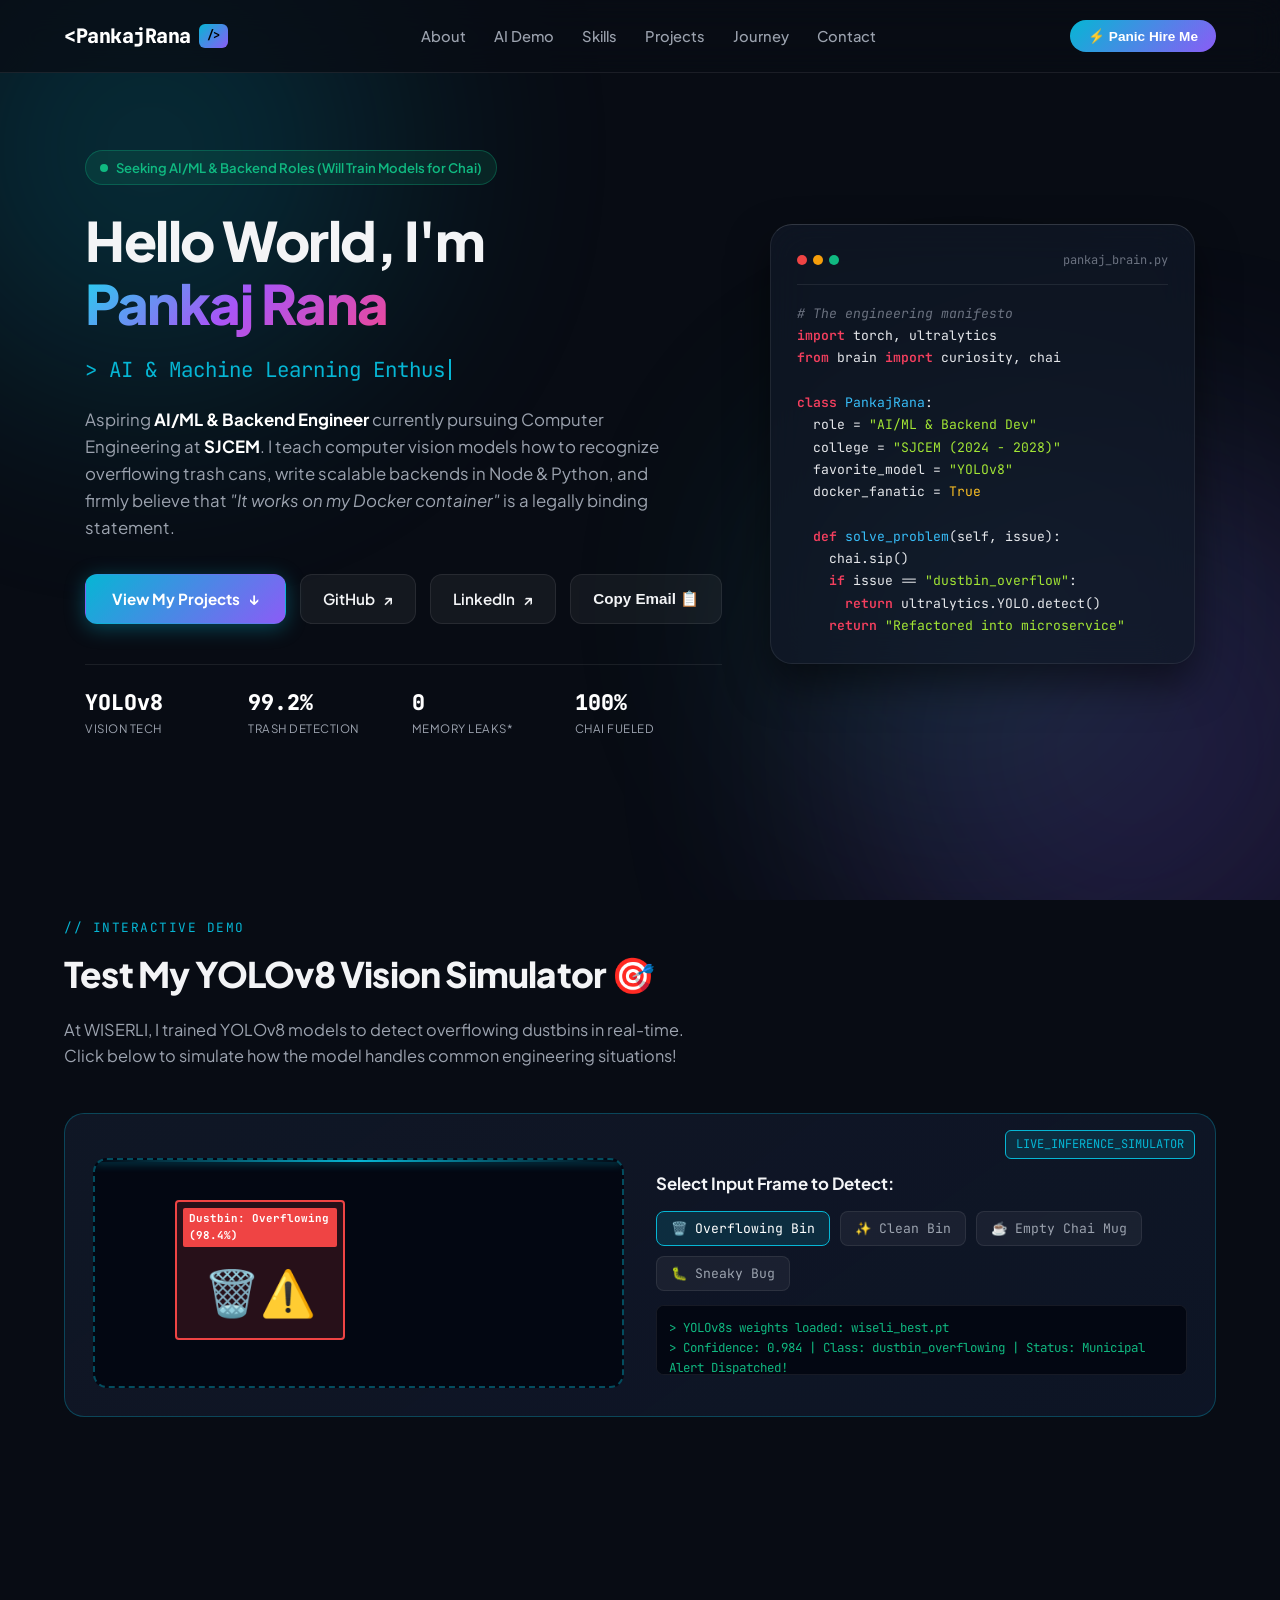
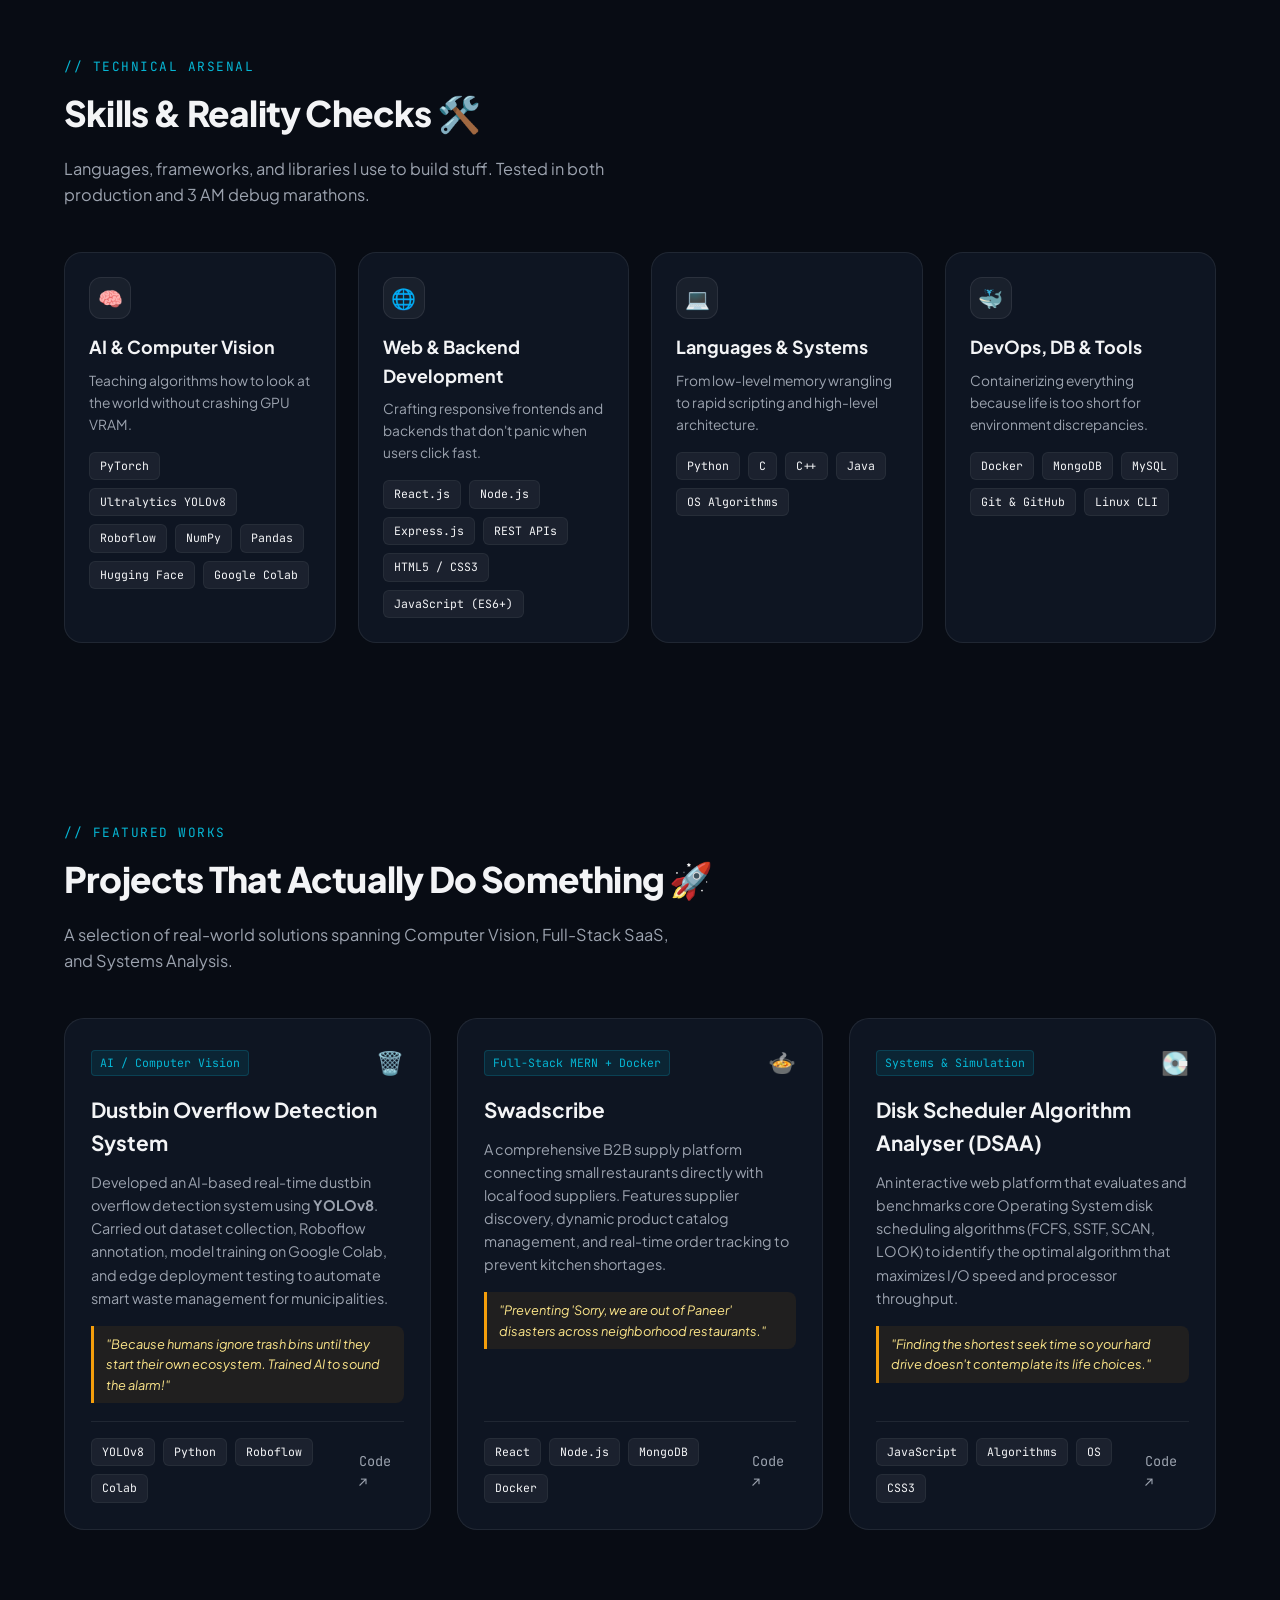
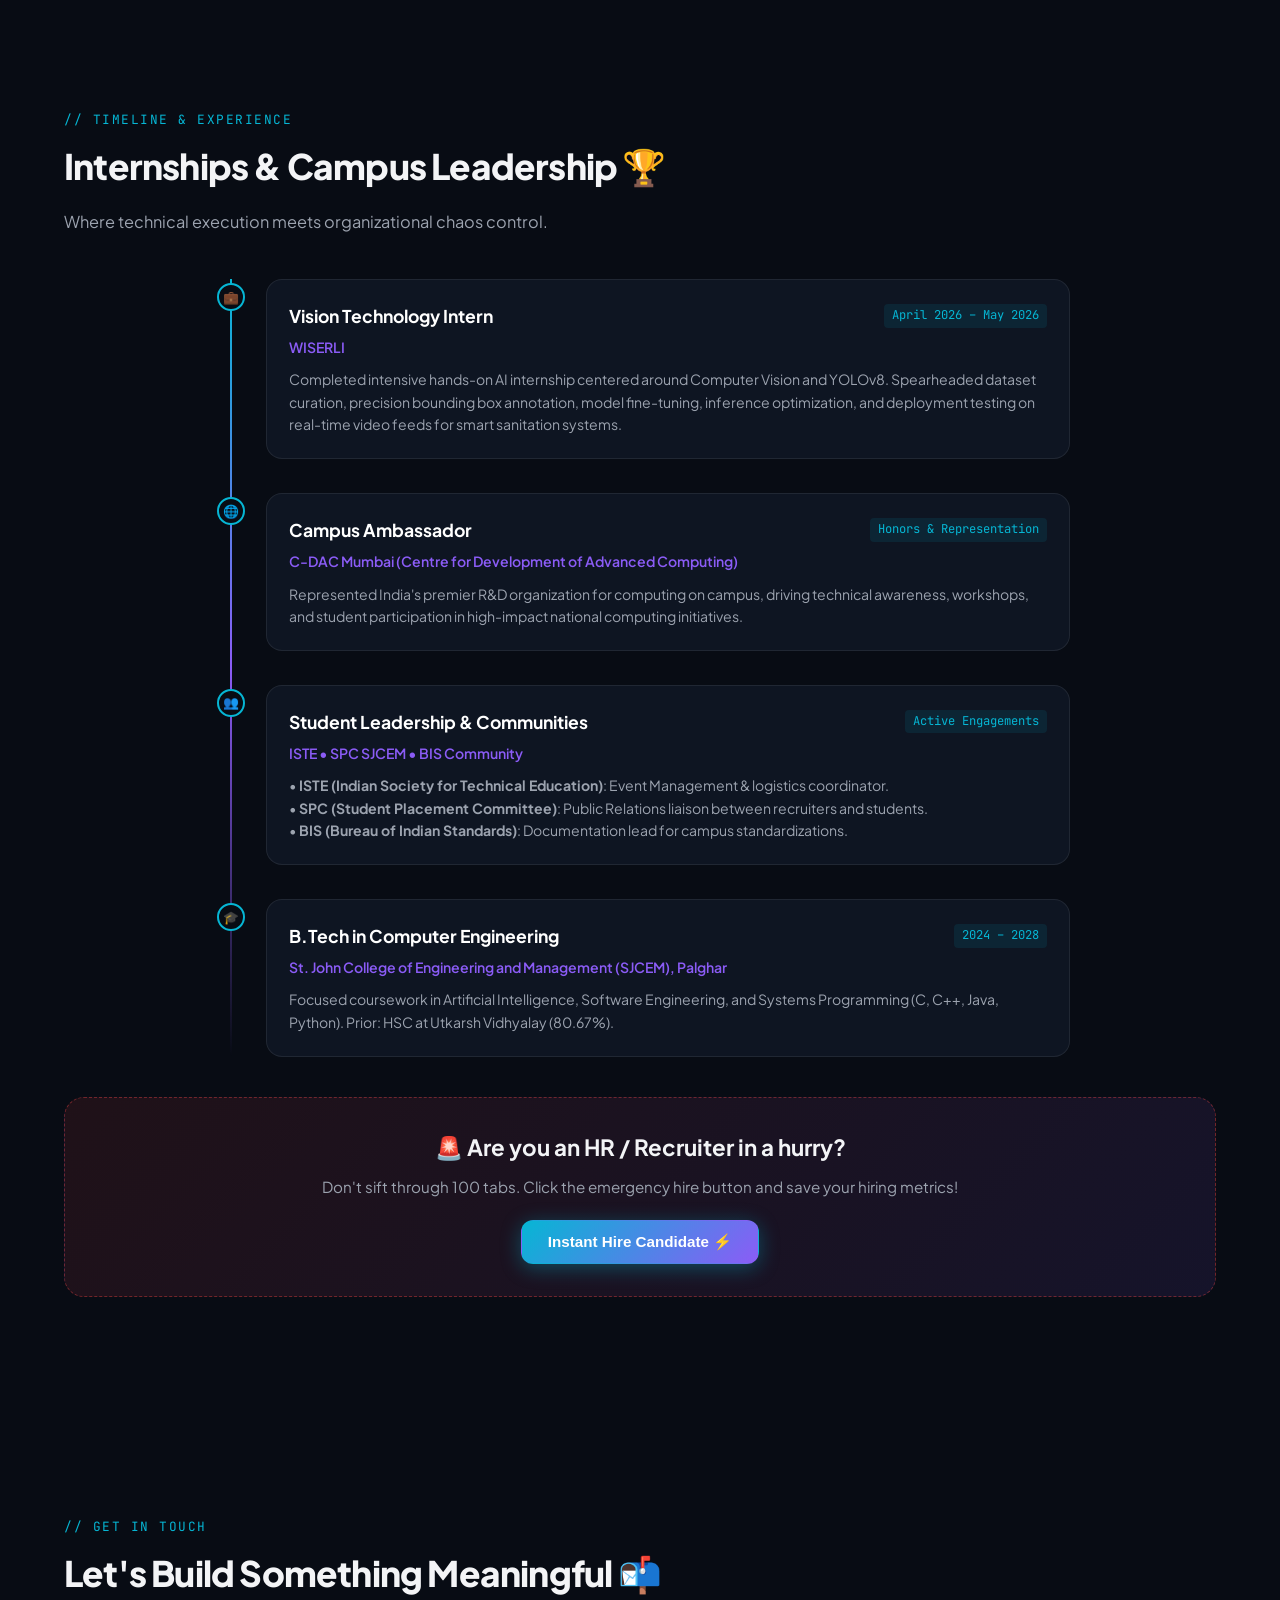
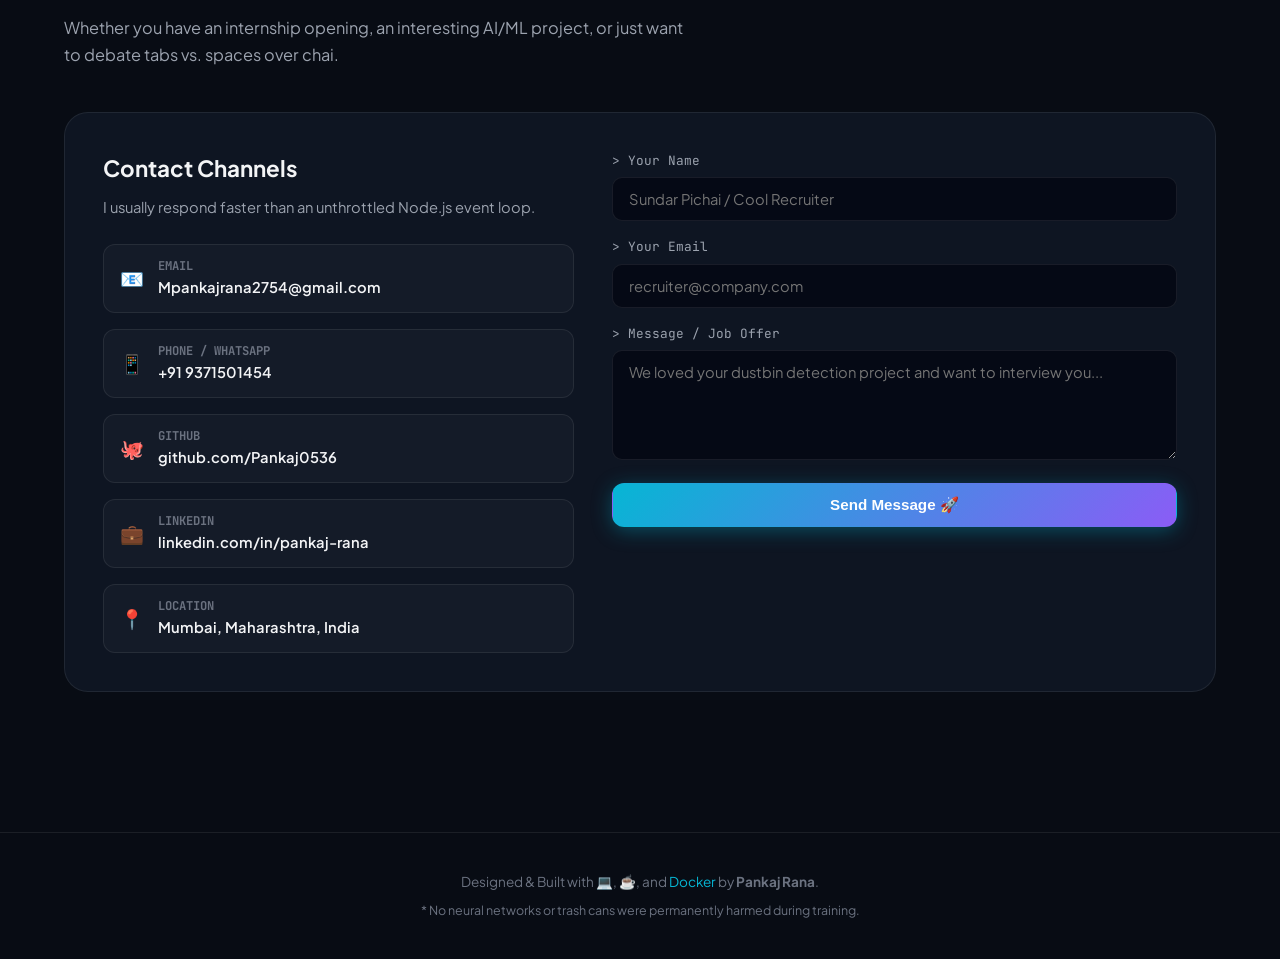
<file: WTL/EXP1/gemini.html>
<!DOCTYPE html>
<html lang="en">
<head>
  <meta charset="UTF-8" />
  <meta name="viewport" content="width=device-width, initial-scale=1.0" />
  <title>Pankaj Rana | Aspiring AI/ML Engineer & Full-Stack Builder</title>
  <meta name="description" content="Portfolio of Pankaj Rana - Aspiring AI/ML & Backend Engineer, Computer Engineering student at SJCEM, YOLOv8 enthusiast, and Docker builder." />
  <link rel="preconnect" href="https://fonts.googleapis.com">
  <link rel="preconnect" href="https://fonts.gstatic.com" crossorigin>
  <link href="https://fonts.googleapis.com/css2?family=Plus+Jakarta+Sans:wght@300;400;500;600;700;800&family=JetBrains+Mono:wght@400;500;700&display=swap" rel="stylesheet">
  <style>
    :root {
      --bg-dark: #080c14;
      --bg-card: rgba(17, 24, 39, 0.75);
      --bg-card-hover: rgba(30, 41, 59, 0.85);
      --accent-cyan: #06b6d4;
      --accent-cyan-glow: rgba(6, 182, 212, 0.35);
      --accent-violet: #8b5cf6;
      --accent-violet-glow: rgba(139, 92, 246, 0.35);
      --accent-emerald: #10b981;
      --accent-amber: #f59e0b;
      --text-main: #f3f4f6;
      --text-muted: #9ca3af;
      --text-dim: #6b7280;
      --border: rgba(255, 255, 255, 0.08);
      --border-accent: rgba(6, 182, 212, 0.3);
      --font-sans: 'Plus Jakarta Sans', -apple-system, BlinkMacSystemFont, sans-serif;
      --font-mono: 'JetBrains Mono', monospace;
    }

    * {
      box-sizing: border-box;
      margin: 0;
      padding: 0;
      scroll-behavior: smooth;
    }

    body {
      background-color: var(--bg-dark);
      color: var(--text-main);
      font-family: var(--font-sans);
      overflow-x: hidden;
      line-height: 1.6;
    }

    /* Ambient Background Orbs */
    .ambient-glow {
      position: fixed;
      top: 0;
      left: 0;
      width: 100vw;
      height: 100vh;
      pointer-events: none;
      z-index: 0;
      overflow: hidden;
    }
    .glow-orb {
      position: absolute;
      border-radius: 50%;
      filter: blur(120px);
      opacity: 0.18;
      animation: floatOrb 20s infinite ease-in-out alternate;
    }
    .glow-orb-1 {
      width: 500px;
      height: 500px;
      background: var(--accent-cyan);
      top: -100px;
      left: -100px;
    }
    .glow-orb-2 {
      width: 600px;
      height: 600px;
      background: var(--accent-violet);
      bottom: -150px;
      right: -150px;
      animation-duration: 25s;
    }
    .glow-orb-3 {
      width: 400px;
      height: 400px;
      background: var(--accent-emerald);
      top: 45%;
      left: 60%;
      opacity: 0.12;
      animation-duration: 18s;
    }

    @keyframes floatOrb {
      0% { transform: translate(0, 0) scale(1); }
      50% { transform: translate(60px, 40px) scale(1.1); }
      100% { transform: translate(-40px, 80px) scale(0.95); }
    }

    .container {
      max-width: 1200px;
      margin: 0 auto;
      padding: 0 24px;
      position: relative;
      z-index: 1;
    }

    /* Header & Navigation */
    header {
      position: fixed;
      top: 0;
      left: 0;
      width: 100%;
      z-index: 100;
      backdrop-filter: blur(16px);
      background: rgba(8, 12, 20, 0.75);
      border-bottom: 1px solid var(--border);
    }
    .nav-inner {
      display: flex;
      align-items: center;
      justify-content: space-between;
      height: 72px;
    }
    .logo {
      display: flex;
      align-items: center;
      gap: 8px;
      font-weight: 800;
      font-size: 1.25rem;
      color: #fff;
      text-decoration: none;
      font-family: var(--font-mono);
      letter-spacing: -0.5px;
    }
    .logo-badge {
      background: linear-gradient(135deg, var(--accent-cyan), var(--accent-violet));
      color: #000;
      font-size: 0.75rem;
      padding: 2px 8px;
      border-radius: 6px;
      font-weight: 700;
    }
    .nav-links {
      display: flex;
      align-items: center;
      gap: 28px;
      list-style: none;
    }
    .nav-links a {
      color: var(--text-muted);
      text-decoration: none;
      font-size: 0.92rem;
      font-weight: 500;
      transition: color 0.2s;
    }
    .nav-links a:hover {
      color: var(--accent-cyan);
    }
    .nav-btn {
      background: linear-gradient(135deg, #06b6d4, #8b5cf6);
      color: #fff;
      padding: 8px 18px;
      border-radius: 9999px;
      font-size: 0.85rem;
      font-weight: 600;
      text-decoration: none;
      transition: transform 0.2s, box-shadow 0.2s;
      border: none;
      cursor: pointer;
      display: inline-flex;
      align-items: center;
      gap: 6px;
    }
    .nav-btn:hover {
      transform: translateY(-2px);
      box-shadow: 0 4px 20px var(--accent-cyan-glow);
    }

    /* Hero Section */
    .hero {
      padding: 150px 0 90px;
      min-height: 88vh;
      display: flex;
      align-items: center;
    }
    .hero-grid {
      display: grid;
      grid-template-columns: 1.2fr 0.8fr;
      gap: 48px;
      align-items: center;
    }
    .status-pill {
      display: inline-flex;
      align-items: center;
      gap: 8px;
      background: rgba(16, 185, 129, 0.12);
      border: 1px solid rgba(16, 185, 129, 0.3);
      padding: 6px 14px;
      border-radius: 9999px;
      font-size: 0.82rem;
      font-weight: 600;
      color: var(--accent-emerald);
      margin-bottom: 24px;
    }
    .pulse-dot {
      width: 8px;
      height: 8px;
      background-color: var(--accent-emerald);
      border-radius: 50%;
      animation: pulse 2s infinite;
    }
    @keyframes pulse {
      0% { transform: scale(0.95); box-shadow: 0 0 0 0 rgba(16, 185, 129, 0.7); }
      70% { transform: scale(1); box-shadow: 0 0 0 8px rgba(16, 185, 129, 0); }
      100% { transform: scale(0.95); box-shadow: 0 0 0 0 rgba(16, 185, 129, 0); }
    }

    .hero h1 {
      font-size: 3.4rem;
      font-weight: 800;
      letter-spacing: -1.5px;
      line-height: 1.15;
      margin-bottom: 18px;
    }
    .gradient-text {
      background: linear-gradient(135deg, #22d3ee 0%, #a855f7 50%, #ec4899 100%);
      -webkit-background-clip: text;
      -webkit-text-fill-color: transparent;
    }
    .typing-container {
      font-family: var(--font-mono);
      font-size: 1.3rem;
      color: var(--accent-cyan);
      min-height: 2.2rem;
      display: flex;
      align-items: center;
      margin-bottom: 20px;
    }
    .cursor {
      display: inline-block;
      width: 2px;
      height: 1.3rem;
      background-color: var(--accent-cyan);
      margin-left: 4px;
      animation: blink 0.9s infinite;
    }
    @keyframes blink {
      0%, 100% { opacity: 1; }
      50% { opacity: 0; }
    }
    .hero-bio {
      color: var(--text-muted);
      font-size: 1.05rem;
      margin-bottom: 32px;
      max-width: 580px;
    }
    .hero-bio strong {
      color: #fff;
    }

    .hero-cta-group {
      display: flex;
      flex-wrap: wrap;
      gap: 14px;
      margin-bottom: 40px;
    }
    .btn-primary {
      background: linear-gradient(135deg, var(--accent-cyan), var(--accent-violet));
      color: #fff;
      padding: 12px 26px;
      border-radius: 12px;
      font-weight: 700;
      font-size: 0.95rem;
      text-decoration: none;
      display: inline-flex;
      align-items: center;
      gap: 8px;
      box-shadow: 0 4px 20px var(--accent-cyan-glow);
      transition: all 0.25s;
      border: 1px solid transparent;
      cursor: pointer;
    }
    .btn-primary:hover {
      transform: translateY(-3px);
      box-shadow: 0 8px 25px rgba(6, 182, 212, 0.5);
    }
    .btn-secondary {
      background: rgba(255, 255, 255, 0.05);
      color: var(--text-main);
      padding: 12px 22px;
      border-radius: 12px;
      font-weight: 600;
      font-size: 0.95rem;
      text-decoration: none;
      display: inline-flex;
      align-items: center;
      gap: 8px;
      border: 1px solid var(--border);
      transition: all 0.25s;
      cursor: pointer;
    }
    .btn-secondary:hover {
      background: rgba(255, 255, 255, 0.1);
      border-color: var(--accent-cyan);
      transform: translateY(-3px);
    }

    /* Terminal Window Card */
    .hero-card {
      background: var(--bg-card);
      backdrop-filter: blur(20px);
      border: 1px solid var(--border);
      border-radius: 22px;
      padding: 26px;
      box-shadow: 0 20px 40px rgba(0, 0, 0, 0.5);
      border-top: 1px solid rgba(255, 255, 255, 0.15);
      animation: floatCard 6s infinite ease-in-out alternate;
    }
    @keyframes floatCard {
      0% { transform: translateY(0px); }
      100% { transform: translateY(-10px); }
    }
    .hero-card-header {
      display: flex;
      align-items: center;
      justify-content: space-between;
      border-bottom: 1px solid var(--border);
      padding-bottom: 14px;
      margin-bottom: 18px;
    }
    .terminal-dots {
      display: flex;
      gap: 6px;
    }
    .tdot { width: 10px; height: 10px; border-radius: 50%; }
    .tdot-red { background: #ef4444; }
    .tdot-yellow { background: #f59e0b; }
    .tdot-green { background: #10b981; }

    .terminal-title {
      font-family: var(--font-mono);
      font-size: 0.75rem;
      color: var(--text-dim);
    }
    .code-snippet {
      font-family: var(--font-mono);
      font-size: 0.82rem;
      color: #e5e7eb;
      line-height: 1.7;
    }
    .code-comment { color: #6b7280; font-style: italic; }
    .code-keyword { color: #f43f5e; font-weight: 600; }
    .code-fn { color: #38bdf8; }
    .code-string { color: #a3e635; }
    .code-num { color: #fbbf24; }

    /* Stat Strip */
    .stat-strip {
      display: grid;
      grid-template-columns: repeat(4, 1fr);
      gap: 16px;
      margin-top: 24px;
      padding-top: 20px;
      border-top: 1px solid var(--border);
    }
    .stat-val {
      font-size: 1.35rem;
      font-weight: 800;
      color: #fff;
      font-family: var(--font-mono);
    }
    .stat-label {
      font-size: 0.72rem;
      color: var(--text-muted);
      text-transform: uppercase;
      letter-spacing: 0.5px;
    }

    /* Section Styles */
    .section {
      padding: 90px 0;
      position: relative;
    }
    .section-tag {
      font-family: var(--font-mono);
      font-size: 0.8rem;
      color: var(--accent-cyan);
      text-transform: uppercase;
      letter-spacing: 1.5px;
      display: block;
      margin-bottom: 8px;
    }
    .section-title {
      font-size: 2.2rem;
      font-weight: 800;
      letter-spacing: -0.8px;
      margin-bottom: 14px;
    }
    .section-sub {
      color: var(--text-muted);
      font-size: 1.02rem;
      max-width: 620px;
      margin-bottom: 44px;
    }

    /* Interactive YOLOv8 Simulator */
    .yolo-simulator {
      background: linear-gradient(145deg, rgba(17, 24, 39, 0.9), rgba(15, 23, 42, 0.8));
      border: 1px solid var(--border-accent);
      border-radius: 20px;
      padding: 28px;
      margin-bottom: 60px;
      position: relative;
      overflow: hidden;
    }
    .yolo-badge {
      position: absolute;
      top: 16px;
      right: 20px;
      background: rgba(6, 182, 212, 0.15);
      border: 1px solid var(--accent-cyan);
      color: var(--accent-cyan);
      font-family: var(--font-mono);
      font-size: 0.75rem;
      padding: 4px 10px;
      border-radius: 6px;
    }
    .yolo-stage {
      display: grid;
      grid-template-columns: 1fr 1fr;
      gap: 32px;
      align-items: center;
      margin-top: 16px;
    }
    .mock-camera {
      background: #030712;
      border: 2px dashed rgba(6, 182, 212, 0.4);
      border-radius: 14px;
      height: 230px;
      position: relative;
      display: flex;
      align-items: center;
      justify-content: center;
      overflow: hidden;
    }
    .mock-bbox {
      position: absolute;
      border: 2px solid #ef4444;
      background: rgba(239, 68, 68, 0.15);
      padding: 6px;
      border-radius: 4px;
      transition: all 0.35s ease;
      display: flex;
      flex-direction: column;
      align-items: flex-start;
    }
    .mock-label {
      background: #ef4444;
      color: #fff;
      font-family: var(--font-mono);
      font-size: 0.68rem;
      font-weight: 700;
      padding: 2px 6px;
      border-radius: 2px;
      margin-bottom: 4px;
    }
    .scan-line {
      position: absolute;
      top: 0;
      left: 0;
      width: 100%;
      height: 2px;
      background: linear-gradient(90deg, transparent, var(--accent-cyan), transparent);
      box-shadow: 0 0 10px var(--accent-cyan);
      animation: scanAnim 2.5s infinite linear;
    }
    @keyframes scanAnim {
      0% { top: 0%; }
      50% { top: 100%; }
      100% { top: 0%; }
    }
    .yolo-controls {
      display: flex;
      flex-direction: column;
      gap: 14px;
    }
    .yolo-btn-row {
      display: flex;
      gap: 10px;
      flex-wrap: wrap;
    }
    .btn-chip {
      background: rgba(255, 255, 255, 0.05);
      border: 1px solid var(--border);
      color: var(--text-muted);
      padding: 8px 14px;
      border-radius: 8px;
      font-size: 0.82rem;
      cursor: pointer;
      font-family: var(--font-mono);
      transition: all 0.2s;
    }
    .btn-chip:hover, .btn-chip.active {
      background: rgba(6, 182, 212, 0.15);
      border-color: var(--accent-cyan);
      color: #fff;
    }
    .yolo-log {
      font-family: var(--font-mono);
      font-size: 0.78rem;
      background: #030712;
      padding: 12px;
      border-radius: 8px;
      border: 1px solid var(--border);
      color: #10b981;
      height: 70px;
      overflow-y: auto;
    }

    /* Skills Grid */
    .skills-grid {
      display: grid;
      grid-template-columns: repeat(auto-fit, minmax(260px, 1fr));
      gap: 22px;
    }
    .skill-card {
      background: var(--bg-card);
      border: 1px solid var(--border);
      border-radius: 18px;
      padding: 24px;
      transition: all 0.3s;
    }
    .skill-card:hover {
      transform: translateY(-5px);
      border-color: var(--border-accent);
      background: var(--bg-card-hover);
      box-shadow: 0 12px 28px rgba(0, 0, 0, 0.4);
    }
    .skill-icon-wrap {
      width: 42px;
      height: 42px;
      border-radius: 12px;
      display: flex;
      align-items: center;
      justify-content: center;
      font-size: 1.25rem;
      margin-bottom: 14px;
      background: rgba(255, 255, 255, 0.05);
      border: 1px solid var(--border);
    }
    .skill-card h3 {
      font-size: 1.12rem;
      font-weight: 700;
      margin-bottom: 8px;
    }
    .skill-card p {
      font-size: 0.86rem;
      color: var(--text-muted);
      margin-bottom: 16px;
    }
    .skill-tags {
      display: flex;
      flex-wrap: wrap;
      gap: 8px;
    }
    .tag {
      font-family: var(--font-mono);
      font-size: 0.72rem;
      background: rgba(255, 255, 255, 0.06);
      padding: 4px 10px;
      border-radius: 6px;
      color: var(--text-main);
      border: 1px solid rgba(255, 255, 255, 0.05);
    }
    .skill-card:hover .tag {
      border-color: rgba(6, 182, 212, 0.3);
      color: var(--accent-cyan);
    }

    /* Projects Grid */
    .projects-grid {
      display: grid;
      grid-template-columns: repeat(auto-fit, minmax(320px, 1fr));
      gap: 26px;
    }
    .project-card {
      background: var(--bg-card);
      border: 1px solid var(--border);
      border-radius: 20px;
      padding: 26px;
      display: flex;
      flex-direction: column;
      justify-content: space-between;
      transition: all 0.3s cubic-bezier(0.4, 0, 0.2, 1);
      position: relative;
    }
    .project-card::before {
      content: '';
      position: absolute;
      top: 0;
      left: 0;
      width: 100%;
      height: 3px;
      background: linear-gradient(90deg, var(--accent-cyan), var(--accent-violet));
      opacity: 0;
      transition: opacity 0.3s;
    }
    .project-card:hover {
      transform: translateY(-6px);
      border-color: rgba(6, 182, 212, 0.4);
      box-shadow: 0 16px 36px rgba(0, 0, 0, 0.5);
    }
    .project-card:hover::before {
      opacity: 1;
    }
    .project-header {
      display: flex;
      align-items: center;
      justify-content: space-between;
      margin-bottom: 12px;
    }
    .project-type {
      font-family: var(--font-mono);
      font-size: 0.72rem;
      color: var(--accent-cyan);
      background: rgba(6, 182, 212, 0.1);
      padding: 3px 8px;
      border-radius: 4px;
      border: 1px solid rgba(6, 182, 212, 0.2);
    }
    .project-card h3 {
      font-size: 1.3rem;
      font-weight: 700;
      margin-bottom: 12px;
    }
    .project-desc {
      color: var(--text-muted);
      font-size: 0.9rem;
      margin-bottom: 16px;
      line-height: 1.6;
    }
    .funny-note {
      background: rgba(245, 158, 11, 0.08);
      border-left: 3px solid var(--accent-amber);
      padding: 8px 12px;
      border-radius: 0 8px 8px 0;
      font-size: 0.8rem;
      color: #fde68a;
      margin-bottom: 18px;
      font-style: italic;
    }
    .project-footer {
      border-top: 1px solid var(--border);
      padding-top: 16px;
      display: flex;
      align-items: center;
      justify-content: space-between;
    }
    .project-links a {
      color: var(--text-muted);
      text-decoration: none;
      font-size: 0.85rem;
      display: inline-flex;
      align-items: center;
      gap: 6px;
      font-family: var(--font-mono);
      transition: color 0.2s;
    }
    .project-links a:hover {
      color: var(--accent-cyan);
    }

    /* Timeline Section */
    .timeline {
      position: relative;
      max-width: 860px;
      margin: 0 auto;
    }
    .timeline::before {
      content: '';
      position: absolute;
      top: 0;
      bottom: 0;
      left: 20px;
      width: 2px;
      background: linear-gradient(180deg, var(--accent-cyan), var(--accent-violet), transparent);
    }
    .timeline-item {
      position: relative;
      padding-left: 56px;
      margin-bottom: 34px;
    }
    .timeline-icon {
      position: absolute;
      left: 7px;
      top: 4px;
      width: 28px;
      height: 28px;
      background: var(--bg-dark);
      border: 2px solid var(--accent-cyan);
      border-radius: 50%;
      display: flex;
      align-items: center;
      justify-content: center;
      font-size: 0.8rem;
    }
    .timeline-card {
      background: var(--bg-card);
      border: 1px solid var(--border);
      border-radius: 16px;
      padding: 22px;
    }
    .timeline-meta {
      display: flex;
      justify-content: space-between;
      align-items: center;
      margin-bottom: 6px;
      flex-wrap: wrap;
      gap: 8px;
    }
    .timeline-role {
      font-size: 1.1rem;
      font-weight: 700;
      color: #fff;
    }
    .timeline-date {
      font-family: var(--font-mono);
      font-size: 0.76rem;
      color: var(--accent-cyan);
      background: rgba(6, 182, 212, 0.1);
      padding: 2px 8px;
      border-radius: 4px;
    }
    .timeline-org {
      font-size: 0.88rem;
      color: var(--accent-violet);
      font-weight: 600;
      margin-bottom: 10px;
    }
    .timeline-desc {
      font-size: 0.88rem;
      color: var(--text-muted);
      line-height: 1.6;
    }

    /* Recruiter Box */
    .panic-box {
      background: linear-gradient(135deg, rgba(239, 68, 68, 0.1), rgba(139, 92, 246, 0.1));
      border: 1px dashed rgba(239, 68, 68, 0.4);
      border-radius: 20px;
      padding: 32px;
      text-align: center;
      margin: 40px 0;
    }
    .panic-box h3 {
      font-size: 1.4rem;
      margin-bottom: 10px;
    }

    /* Contact Section */
    .contact-card {
      background: var(--bg-card);
      border: 1px solid var(--border);
      border-radius: 24px;
      padding: 38px;
      display: grid;
      grid-template-columns: 1fr 1.2fr;
      gap: 38px;
    }
    .contact-info-list {
      display: flex;
      flex-direction: column;
      gap: 16px;
      margin-top: 24px;
    }
    .contact-info-item {
      display: flex;
      align-items: center;
      gap: 14px;
      text-decoration: none;
      color: var(--text-main);
      padding: 12px 16px;
      border-radius: 12px;
      background: rgba(255, 255, 255, 0.03);
      border: 1px solid var(--border);
      transition: all 0.2s;
    }
    .contact-info-item:hover {
      background: rgba(6, 182, 212, 0.1);
      border-color: var(--accent-cyan);
      transform: translateX(4px);
    }
    .contact-icon { font-size: 1.2rem; }
    .contact-details h4 {
      font-size: 0.76rem;
      color: var(--text-dim);
      text-transform: uppercase;
      font-family: var(--font-mono);
    }
    .contact-details p {
      font-size: 0.92rem;
      font-weight: 600;
    }

    .form-group { margin-bottom: 16px; }
    .form-label {
      display: block;
      font-size: 0.8rem;
      color: var(--text-muted);
      margin-bottom: 6px;
      font-family: var(--font-mono);
    }
    .form-input, .form-textarea {
      width: 100%;
      background: rgba(3, 7, 18, 0.7);
      border: 1px solid var(--border);
      padding: 12px 16px;
      border-radius: 10px;
      color: #fff;
      font-family: var(--font-sans);
      font-size: 0.92rem;
      outline: none;
    }
    .form-input:focus, .form-textarea:focus {
      border-color: var(--accent-cyan);
    }
    .form-textarea {
      height: 110px;
      resize: vertical;
    }

    /* Footer */
    footer {
      border-top: 1px solid var(--border);
      padding: 38px 0;
      text-align: center;
      color: var(--text-dim);
      font-size: 0.85rem;
      margin-top: 50px;
    }

    /* Modal */
    .modal-overlay {
      position: fixed;
      top: 0;
      left: 0;
      width: 100%;
      height: 100%;
      background: rgba(0, 0, 0, 0.8);
      backdrop-filter: blur(8px);
      z-index: 1000;
      display: none;
      align-items: center;
      justify-content: center;
      padding: 20px;
    }
    .modal-box {
      background: #0f172a;
      border: 1px solid var(--accent-cyan);
      box-shadow: 0 0 40px var(--accent-cyan-glow);
      border-radius: 20px;
      max-width: 480px;
      width: 100%;
      padding: 30px;
      text-align: center;
    }

    /* Toast */
    .toast {
      position: fixed;
      bottom: 24px;
      right: 24px;
      background: #10b981;
      color: #000;
      padding: 10px 20px;
      border-radius: 8px;
      font-weight: 700;
      font-family: var(--font-mono);
      font-size: 0.85rem;
      display: none;
      z-index: 9999;
      box-shadow: 0 4px 15px rgba(16, 185, 129, 0.4);
    }

    @media (max-width: 900px) {
      .hero-grid { grid-template-columns: 1fr; }
      .contact-card { grid-template-columns: 1fr; }
      .yolo-stage { grid-template-columns: 1fr; }
      .hero h1 { font-size: 2.6rem; }
      .nav-links { display: none; }
      .stat-strip { grid-template-columns: repeat(2, 1fr); gap: 16px; }
    }
  </style>
</head>
<body>

  <!-- Ambient Background Glows -->
  <div class="ambient-glow">
    <div class="glow-orb glow-orb-1"></div>
    <div class="glow-orb glow-orb-2"></div>
    <div class="glow-orb glow-orb-3"></div>
  </div>

  <!-- Clipboard Toast -->
  <div id="toast" class="toast">Copied to clipboard! 🚀</div>

  <!-- Navigation Bar -->
  <header>
    <div class="container">
      <div class="nav-inner">
        <a href="#" class="logo">
          <span>&lt;PankajRana</span>
          <span class="logo-badge">/&gt;</span>
        </a>
        <ul class="nav-links">
          <li><a href="#about">About</a></li>
          <li><a href="#simulator">AI Demo</a></li>
          <li><a href="#skills">Skills</a></li>
          <li><a href="#projects">Projects</a></li>
          <li><a href="#experience">Journey</a></li>
          <li><a href="#contact">Contact</a></li>
        </ul>
        <button class="nav-btn" onclick="openPanicModal()">
          <span>⚡ Panic Hire Me</span>
        </button>
      </div>
    </div>
  </header>

  <!-- Hero Section -->
  <section class="hero">
    <div class="container">
      <div class="hero-grid">
        <div>
          <div class="status-pill">
            <span class="pulse-dot"></span>
            <span>Seeking AI/ML & Backend Roles (Will Train Models for Chai)</span>
          </div>

          <h1>Hello World, I'm <br/><span class="gradient-text">Pankaj Rana</span></h1>

          <div class="typing-container">
            <span>&gt;&nbsp;</span>
            <span id="typewriter"></span>
            <span class="cursor"></span>
          </div>

          <p class="hero-bio">
            Aspiring <strong>AI/ML & Backend Engineer</strong> currently pursuing Computer Engineering at <strong>SJCEM</strong>. 
            I teach computer vision models how to recognize overflowing trash cans, write scalable backends in Node & Python, 
            and firmly believe that <em>"It works on my Docker container"</em> is a legally binding statement.
          </p>

          <div class="hero-cta-group">
            <a href="#projects" class="btn-primary">
              <span>View My Projects</span>
              <span>↓</span>
            </a>
            <a href="https://github.com/Pankaj0536" target="_blank" rel="noopener noreferrer" class="btn-secondary">
              <span>GitHub</span>
              <span>↗</span>
            </a>
            <a href="https://www.linkedin.com/in/pankaj-rana" target="_blank" rel="noopener noreferrer" class="btn-secondary">
              <span>LinkedIn</span>
              <span>↗</span>
            </a>
            <button onclick="copyToClipboard('Mpankajrana2754@gmail.com')" class="btn-secondary">
              <span>Copy Email 📋</span>
            </button>
          </div>

          <div class="stat-strip">
            <div class="stat-item">
              <div class="stat-val">YOLOv8</div>
              <div class="stat-label">Vision Tech</div>
            </div>
            <div class="stat-item">
              <div class="stat-val">99.2%</div>
              <div class="stat-label">Trash Detection</div>
            </div>
            <div class="stat-item">
              <div class="stat-val">0</div>
              <div class="stat-label">Memory Leaks*</div>
            </div>
            <div class="stat-item">
              <div class="stat-val">100%</div>
              <div class="stat-label">Chai Fueled</div>
            </div>
          </div>
        </div>

        <!-- Terminal Window Card -->
        <div class="hero-card">
          <div class="hero-card-header">
            <div class="terminal-dots">
              <div class="tdot tdot-red"></div>
              <div class="tdot tdot-yellow"></div>
              <div class="tdot tdot-green"></div>
            </div>
            <div class="terminal-title">pankaj_brain.py</div>
          </div>
          <div class="code-snippet">
            <p><span class="code-comment"># The engineering manifesto</span></p>
            <p><span class="code-keyword">import</span> torch, ultralytics</p>
            <p><span class="code-keyword">from</span> brain <span class="code-keyword">import</span> curiosity, chai</p>
            <br>
            <p><span class="code-keyword">class</span> <span class="code-fn">PankajRana</span>:</p>
            <p>&nbsp;&nbsp;role = <span class="code-string">"AI/ML & Backend Dev"</span></p>
            <p>&nbsp;&nbsp;college = <span class="code-string">"SJCEM (2024 - 2028)"</span></p>
            <p>&nbsp;&nbsp;favorite_model = <span class="code-string">"YOLOv8"</span></p>
            <p>&nbsp;&nbsp;docker_fanatic = <span class="code-num">True</span></p>
            <br>
            <p>&nbsp;&nbsp;<span class="code-keyword">def</span> <span class="code-fn">solve_problem</span>(self, issue):</p>
            <p>&nbsp;&nbsp;&nbsp;&nbsp;chai.sip()</p>
            <p>&nbsp;&nbsp;&nbsp;&nbsp;<span class="code-keyword">if</span> issue == <span class="code-string">"dustbin_overflow"</span>:</p>
            <p>&nbsp;&nbsp;&nbsp;&nbsp;&nbsp;&nbsp;<span class="code-keyword">return</span> ultralytics.YOLO.detect()</p>
            <p>&nbsp;&nbsp;&nbsp;&nbsp;<span class="code-keyword">return</span> <span class="code-string">"Refactored into microservice"</span></p>
          </div>
        </div>
      </div>
    </div>
  </section>

  <!-- Interactive AI Demo Section -->
  <section id="simulator" class="section">
    <div class="container">
      <span class="section-tag">// Interactive Demo</span>
      <h2 class="section-title">Test My YOLOv8 Vision Simulator 🎯</h2>
      <p class="section-sub">
        At WISERLI, I trained YOLOv8 models to detect overflowing dustbins in real-time. 
        Click below to simulate how the model handles common engineering situations!
      </p>

      <div class="yolo-simulator">
        <span class="yolo-badge">LIVE_INFERENCE_SIMULATOR</span>
        
        <div class="yolo-stage">
          <div class="mock-camera">
            <div class="scan-line"></div>
            <div id="mockBbox" class="mock-bbox" style="top: 40px; left: 80px; width: 170px; height: 140px;">
              <span id="bboxLabel" class="mock-label">Dustbin: Overflowing (98.4%)</span>
              <span style="font-size: 2.8rem; margin: auto;" id="bboxEmoji">🗑️⚠️</span>
            </div>
          </div>

          <div class="yolo-controls">
            <h4 style="font-size: 1.05rem; font-weight: 700;">Select Input Frame to Detect:</h4>
            <div class="yolo-btn-row">
              <button class="btn-chip active" onclick="setDetection('dustbin_overflow')">🗑️ Overflowing Bin</button>
              <button class="btn-chip" onclick="setDetection('dustbin_empty')">✨ Clean Bin</button>
              <button class="btn-chip" onclick="setDetection('coffee_mug')">☕ Empty Chai Mug</button>
              <button class="btn-chip" onclick="setDetection('server_bug')">🐛 Sneaky Bug</button>
            </div>
            
            <div class="yolo-log" id="yoloLog">
              &gt; YOLOv8s weights loaded: wiseli_best.pt<br>
              &gt; Confidence: 0.984 | Class: dustbin_overflowing | Status: Municipal Alert Dispatched!
            </div>
          </div>
        </div>
      </div>
    </div>
  </section>

  <!-- Skills Section -->
  <section id="skills" class="section">
    <div class="container">
      <span class="section-tag">// Technical Arsenal</span>
      <h2 class="section-title">Skills & Reality Checks 🛠️</h2>
      <p class="section-sub">
        Languages, frameworks, and libraries I use to build stuff. Tested in both production and 3 AM debug marathons.
      </p>

      <div class="skills-grid">
        <div class="skill-card">
          <div class="skill-icon-wrap" style="color: #38bdf8;">🧠</div>
          <h3>AI & Computer Vision</h3>
          <p>Teaching algorithms how to look at the world without crashing GPU VRAM.</p>
          <div class="skill-tags">
            <span class="tag">PyTorch</span>
            <span class="tag">Ultralytics YOLOv8</span>
            <span class="tag">Roboflow</span>
            <span class="tag">NumPy</span>
            <span class="tag">Pandas</span>
            <span class="tag">Hugging Face</span>
            <span class="tag">Google Colab</span>
          </div>
        </div>

        <div class="skill-card">
          <div class="skill-icon-wrap" style="color: #4ade80;">🌐</div>
          <h3>Web & Backend Development</h3>
          <p>Crafting responsive frontends and backends that don't panic when users click fast.</p>
          <div class="skill-tags">
            <span class="tag">React.js</span>
            <span class="tag">Node.js</span>
            <span class="tag">Express.js</span>
            <span class="tag">REST APIs</span>
            <span class="tag">HTML5 / CSS3</span>
            <span class="tag">JavaScript (ES6+)</span>
          </div>
        </div>

        <div class="skill-card">
          <div class="skill-icon-wrap" style="color: #a855f7;">💻</div>
          <h3>Languages & Systems</h3>
          <p>From low-level memory wrangling to rapid scripting and high-level architecture.</p>
          <div class="skill-tags">
            <span class="tag">Python</span>
            <span class="tag">C</span>
            <span class="tag">C++</span>
            <span class="tag">Java</span>
            <span class="tag">OS Algorithms</span>
          </div>
        </div>

        <div class="skill-card">
          <div class="skill-icon-wrap" style="color: #f59e0b;">🐳</div>
          <h3>DevOps, DB & Tools</h3>
          <p>Containerizing everything because life is too short for environment discrepancies.</p>
          <div class="skill-tags">
            <span class="tag">Docker</span>
            <span class="tag">MongoDB</span>
            <span class="tag">MySQL</span>
            <span class="tag">Git & GitHub</span>
            <span class="tag">Linux CLI</span>
          </div>
        </div>
      </div>
    </div>
  </section>

  <!-- Projects Section -->
  <section id="projects" class="section">
    <div class="container">
      <span class="section-tag">// Featured Works</span>
      <h2 class="section-title">Projects That Actually Do Something 🚀</h2>
      <p class="section-sub">
        A selection of real-world solutions spanning Computer Vision, Full-Stack SaaS, and Systems Analysis.
      </p>

      <div class="projects-grid">
        <!-- Project 1 -->
        <div class="project-card">
          <div>
            <div class="project-header">
              <span class="project-type">AI / Computer Vision</span>
              <span style="font-size: 1.4rem;">🗑️</span>
            </div>
            <h3>Dustbin Overflow Detection System</h3>
            <p class="project-desc">
              Developed an AI-based real-time dustbin overflow detection system using <strong>YOLOv8</strong>. 
              Carried out dataset collection, Roboflow annotation, model training on Google Colab, and edge deployment testing 
              to automate smart waste management for municipalities.
            </p>
            <div class="funny-note">
              "Because humans ignore trash bins until they start their own ecosystem. Trained AI to sound the alarm!"
            </div>
          </div>
          <div class="project-footer">
            <div class="skill-tags">
              <span class="tag">YOLOv8</span>
              <span class="tag">Python</span>
              <span class="tag">Roboflow</span>
              <span class="tag">Colab</span>
            </div>
            <div class="project-links">
              <a href="https://github.com/Pankaj0536" target="_blank" rel="noopener noreferrer">Code ↗</a>
            </div>
          </div>
        </div>

        <!-- Project 2 -->
        <div class="project-card">
          <div>
            <div class="project-header">
              <span class="project-type">Full-Stack MERN + Docker</span>
              <span style="font-size: 1.4rem;">🍲</span>
            </div>
            <h3>Swadscribe</h3>
            <p class="project-desc">
              A comprehensive B2B supply platform connecting small restaurants directly with local food suppliers. 
              Features supplier discovery, dynamic product catalog management, and real-time order tracking to prevent kitchen shortages.
            </p>
            <div class="funny-note">
              "Preventing 'Sorry, we are out of Paneer' disasters across neighborhood restaurants."
            </div>
          </div>
          <div class="project-footer">
            <div class="skill-tags">
              <span class="tag">React</span>
              <span class="tag">Node.js</span>
              <span class="tag">MongoDB</span>
              <span class="tag">Docker</span>
            </div>
            <div class="project-links">
              <a href="https://github.com/Pankaj0536" target="_blank" rel="noopener noreferrer">Code ↗</a>
            </div>
          </div>
        </div>

        <!-- Project 3 -->
        <div class="project-card">
          <div>
            <div class="project-header">
              <span class="project-type">Systems & Simulation</span>
              <span style="font-size: 1.4rem;">💽</span>
            </div>
            <h3>Disk Scheduler Algorithm Analyser (DSAA)</h3>
            <p class="project-desc">
              An interactive web platform that evaluates and benchmarks core Operating System disk scheduling algorithms 
              (FCFS, SSTF, SCAN, LOOK) to identify the optimal algorithm that maximizes I/O speed and processor throughput.
            </p>
            <div class="funny-note">
              "Finding the shortest seek time so your hard drive doesn't contemplate its life choices."
            </div>
          </div>
          <div class="project-footer">
            <div class="skill-tags">
              <span class="tag">JavaScript</span>
              <span class="tag">Algorithms</span>
              <span class="tag">OS</span>
              <span class="tag">CSS3</span>
            </div>
            <div class="project-links">
              <a href="https://github.com/Pankaj0536" target="_blank" rel="noopener noreferrer">Code ↗</a>
            </div>
          </div>
        </div>
      </div>
    </div>
  </section>

  <!-- Journey & Leadership Section -->
  <section id="experience" class="section">
    <div class="container">
      <span class="section-tag">// Timeline & Experience</span>
      <h2 class="section-title">Internships & Campus Leadership 🏆</h2>
      <p class="section-sub">
        Where technical execution meets organizational chaos control.
      </p>

      <div class="timeline">
        <div class="timeline-item">
          <div class="timeline-icon">💼</div>
          <div class="timeline-card">
            <div class="timeline-meta">
              <span class="timeline-role">Vision Technology Intern</span>
              <span class="timeline-date">April 2026 – May 2026</span>
            </div>
            <div class="timeline-org">WISERLI</div>
            <p class="timeline-desc">
              Completed intensive hands-on AI internship centered around Computer Vision and YOLOv8. 
              Spearheaded dataset curation, precision bounding box annotation, model fine-tuning, 
              inference optimization, and deployment testing on real-time video feeds for smart sanitation systems.
            </p>
          </div>
        </div>

        <div class="timeline-item">
          <div class="timeline-icon">🌐</div>
          <div class="timeline-card">
            <div class="timeline-meta">
              <span class="timeline-role">Campus Ambassador</span>
              <span class="timeline-date">Honors & Representation</span>
            </div>
            <div class="timeline-org">C-DAC Mumbai (Centre for Development of Advanced Computing)</div>
            <p class="timeline-desc">
              Represented India's premier R&D organization for computing on campus, driving technical awareness, 
              workshops, and student participation in high-impact national computing initiatives.
            </p>
          </div>
        </div>

        <div class="timeline-item">
          <div class="timeline-icon">👥</div>
          <div class="timeline-card">
            <div class="timeline-meta">
              <span class="timeline-role">Student Leadership & Communities</span>
              <span class="timeline-date">Active Engagements</span>
            </div>
            <div class="timeline-org">ISTE • SPC SJCEM • BIS Community</div>
            <p class="timeline-desc">
              • <strong>ISTE (Indian Society for Technical Education)</strong>: Event Management & logistics coordinator.<br>
              • <strong>SPC (Student Placement Committee)</strong>: Public Relations liaison between recruiters and students.<br>
              • <strong>BIS (Bureau of Indian Standards)</strong>: Documentation lead for campus standardizations.
            </p>
          </div>
        </div>

        <div class="timeline-item" id="about">
          <div class="timeline-icon">🎓</div>
          <div class="timeline-card">
            <div class="timeline-meta">
              <span class="timeline-role">B.Tech in Computer Engineering</span>
              <span class="timeline-date">2024 – 2028</span>
            </div>
            <div class="timeline-org">St. John College of Engineering and Management (SJCEM), Palghar</div>
            <p class="timeline-desc">
              Focused coursework in Artificial Intelligence, Software Engineering, and Systems Programming (C, C++, Java, Python).
              Prior: HSC at Utkarsh Vidhyalay (80.67%).
            </p>
          </div>
        </div>
      </div>

      <!-- Recruiter Panic Button Box -->
      <div class="panic-box">
        <h3>🚨 Are you an HR / Recruiter in a hurry?</h3>
        <p style="color: var(--text-muted); margin-bottom: 20px; font-size: 0.95rem;">
          Don't sift through 100 tabs. Click the emergency hire button and save your hiring metrics!
        </p>
        <button class="btn-primary" onclick="openPanicModal()">
          <span>Instant Hire Candidate ⚡</span>
        </button>
      </div>
    </div>
  </section>

  <!-- Contact Section -->
  <section id="contact" class="section">
    <div class="container">
      <span class="section-tag">// Get In Touch</span>
      <h2 class="section-title">Let's Build Something Meaningful 📬</h2>
      <p class="section-sub">
        Whether you have an internship opening, an interesting AI/ML project, or just want to debate tabs vs. spaces over chai.
      </p>

      <div class="contact-card">
        <div>
          <h3 style="font-size: 1.4rem; margin-bottom: 10px;">Contact Channels</h3>
          <p style="color: var(--text-muted); font-size: 0.92rem;">
            I usually respond faster than an unthrottled Node.js event loop.
          </p>

          <div class="contact-info-list">
            <a href="mailto:Mpankajrana2754@gmail.com" class="contact-info-item">
              <span class="contact-icon">📧</span>
              <div class="contact-details">
                <h4>Email</h4>
                <p>Mpankajrana2754@gmail.com</p>
              </div>
            </a>

            <a href="tel:+919371501454" class="contact-info-item">
              <span class="contact-icon">📱</span>
              <div class="contact-details">
                <h4>Phone / WhatsApp</h4>
                <p>+91 9371501454</p>
              </div>
            </a>

            <a href="https://github.com/Pankaj0536" target="_blank" rel="noopener noreferrer" class="contact-info-item">
              <span class="contact-icon">🐙</span>
              <div class="contact-details">
                <h4>GitHub</h4>
                <p>github.com/Pankaj0536</p>
              </div>
            </a>

            <a href="https://www.linkedin.com/in/pankaj-rana" target="_blank" rel="noopener noreferrer" class="contact-info-item">
              <span class="contact-icon">💼</span>
              <div class="contact-details">
                <h4>LinkedIn</h4>
                <p>linkedin.com/in/pankaj-rana</p>
              </div>
            </a>

            <div class="contact-info-item" style="cursor: default;">
              <span class="contact-icon">📍</span>
              <div class="contact-details">
                <h4>Location</h4>
                <p>Mumbai, Maharashtra, India</p>
              </div>
            </div>
          </div>
        </div>

        <!-- Contact Form -->
        <div>
          <form id="contactForm" onsubmit="handleFormSubmit(event)">
            <div class="form-group">
              <label class="form-label" for="senderName">&gt; Your Name</label>
              <input type="text" id="senderName" class="form-input" placeholder="Sundar Pichai / Cool Recruiter" required>
            </div>
            <div class="form-group">
              <label class="form-label" for="senderEmail">&gt; Your Email</label>
              <input type="email" id="senderEmail" class="form-input" placeholder="recruiter@company.com" required>
            </div>
            <div class="form-group">
              <label class="form-label" for="senderMsg">&gt; Message / Job Offer</label>
              <textarea id="senderMsg" class="form-textarea" placeholder="We loved your dustbin detection project and want to interview you..." required></textarea>
            </div>
            <button type="submit" class="btn-primary" style="width: 100%; justify-content: center;">
              <span>Send Message 🚀</span>
            </button>
          </form>
        </div>
      </div>
    </div>
  </section>

  <!-- Footer -->
  <footer>
    <div class="container">
      <p style="margin-bottom: 8px;">
        Designed & Built with 💻, ☕, and <span style="color: var(--accent-cyan);">Docker</span> by <strong>Pankaj Rana</strong>.
      </p>
      <p style="color: var(--text-dim); font-size: 0.78rem;">
        * No neural networks or trash cans were permanently harmed during training.
      </p>
    </div>
  </footer>

  <!-- Panic Modal -->
  <div id="panicModal" class="modal-overlay" onclick="closePanicModal(event)">
    <div class="modal-box">
      <div style="font-size: 3rem; margin-bottom: 12px;">🎉</div>
      <h2 style="font-size: 1.6rem; font-weight: 800; margin-bottom: 8px;">Excellent Choice!</h2>
      <p style="color: var(--text-muted); font-size: 0.95rem; margin-bottom: 20px;">
        You've selected a self-motivated engineer who knows YOLOv8, writes clean backend code, and doesn't push untested code to master on Fridays.
      </p>
      <div style="background: rgba(255, 255, 255, 0.05); border-radius: 12px; padding: 16px; margin-bottom: 20px; text-align: left; font-family: var(--font-mono); font-size: 0.8rem;">
        <p style="color: #4ade80;">✔ Motivation: Over 9000</p>
        <p style="color: #4ade80;">✔ Communication: English, Hindi, Marathi</p>
        <p style="color: #4ade80;">✔ Docker: Containers Running Smoothly</p>
        <p style="color: #38bdf8;">✔ Direct Line: +91 9371501454</p>
      </div>
      <a href="mailto:Mpankajrana2754@gmail.com?subject=Interview%20Invitation%20for%20Pankaj%20Rana" class="btn-primary" style="width: 100%; justify-content: center; margin-bottom: 10px;">
        <span>Schedule Interview via Email 📨</span>
      </a>
      <button onclick="closePanicModalDirect()" class="btn-secondary" style="width: 100%; justify-content: center;">
        <span>Back to Exploring</span>
      </button>
    </div>
  </div>

  <!-- JavaScript -->
  <script>
    // Typewriter Effect
    const phrases = [
      "AI & Machine Learning Enthusiast",
      "YOLOv8 Computer Vision Developer",
      "Full-Stack MERN & Docker Builder",
      "Certified Dustbin Whisperer",
      "Turning Caffeine into Clean APIs"
    ];
    let phraseIdx = 0;
    let charIdx = 0;
    let isDeleting = false;
    const typewriterEl = document.getElementById("typewriter");

    function typeLoop() {
      const current = phrases[phraseIdx];
      if (isDeleting) {
        typewriterEl.textContent = current.substring(0, charIdx - 1);
        charIdx--;
      } else {
        typewriterEl.textContent = current.substring(0, charIdx + 1);
        charIdx++;
      }

      let speed = isDeleting ? 40 : 80;

      if (!isDeleting && charIdx === current.length) {
        speed = 2000;
        isDeleting = true;
      } else if (isDeleting && charIdx === 0) {
        isDeleting = false;
        phraseIdx = (phraseIdx + 1) % phrases.length;
        speed = 500;
      }

      setTimeout(typeLoop, speed);
    }
    typeLoop();

    // YOLO Simulator Logic
    const detectionStates = {
      dustbin_overflow: {
        label: "Dustbin: Overflowing (98.4%)",
        emoji: "🗑️⚠️",
        color: "#ef4444",
        log: "> YOLOv8s weights: wiseli_best.pt\\n> Bbox [80, 40, 250, 180] Conf: 0.984\\n> CLASS: dustbin_overflowing -> Municipal cleanup ticket generated!"
      },
      dustbin_empty: {
        label: "Dustbin: Clean / Empty (96.8%)",
        emoji: "🗑️✨",
        color: "#10b981",
        log: "> YOLOv8s weights: wiseli_best.pt\\n> Bbox [70, 45, 230, 180] Conf: 0.968\\n> CLASS: dustbin_normal -> No action needed. Citizens behaving well!"
      },
      coffee_mug: {
        label: "Dev Mug: Empty (99.9%)",
        emoji: "☕💀",
        color: "#f59e0b",
        log: "> YOLOv8s custom model: dev_survival.pt\\n> Bbox [90, 50, 220, 170] Conf: 0.999\\n> WARNING: Chai depleted! Code output may degrade without refill!"
      },
      server_bug: {
        label: "Bug: It's a Feature (85.2%)",
        emoji: "🐛💡",
        color: "#a855f7",
        log: "> YOLOv8s analyzer: stackoverflow.pt\\n> Bbox [100, 60, 210, 160] Conf: 0.852\\n> STATUS: Marked as 'Undocumented Feature'. Moving to Production!"
      }
    };

    function setDetection(type) {
      const data = detectionStates[type];
      const bbox = document.getElementById("mockBbox");
      const label = document.getElementById("bboxLabel");
      const emoji = document.getElementById("bboxEmoji");
      const log = document.getElementById("yoloLog");

      document.querySelectorAll(".btn-chip").forEach(btn => btn.classList.remove("active"));
      event.target.classList.add("active");

      bbox.style.borderColor = data.color;
      label.style.background = data.color;
      label.textContent = data.label;
      emoji.textContent = data.emoji;
      log.innerHTML = data.log.replace(/\\n/g, "<br>");
    }

    // Modal Logic
    function openPanicModal() {
      document.getElementById("panicModal").style.display = "flex";
    }
    function closePanicModal(e) {
      if (e.target.id === "panicModal") {
        document.getElementById("panicModal").style.display = "none";
      }
    }
    function closePanicModalDirect() {
      document.getElementById("panicModal").style.display = "none";
    }

    // Clipboard Copy
    function copyToClipboard(text) {
      navigator.clipboard.writeText(text).then(() => {
        const toast = document.getElementById("toast");
        toast.style.display = "block";
        setTimeout(() => {
          toast.style.display = "none";
        }, 2500);
      });
    }

    // Contact Form Handler
    function handleFormSubmit(e) {
      e.preventDefault();
      const name = document.getElementById("senderName").value;
      alert(`Thanks ${name}! Your message has been prepared for Pankaj Rana. (Or mail directly at Mpankajrana2754@gmail.com)`);
      e.target.reset();
    }
  </script>
</body>
</html>
</file>
<file: WTL/BOI Security Dashboard/style.css>
/* --- RESET & APPLICATION BASE CONFIGS --- */
* {
    box-sizing: border-box;
    margin: 0;
    padding: 0;
    font-family: 'Segoe UI', system-ui, sans-serif;
}

body {
    background-color: #f0f2f5;
    color: #1a1a1a;
    min-height: 100vh;
}

/* --- RESPONSIVE APP GRID CONTAINER --- */
.web-layout {
    display: flex;
    min-height: 100vh;
    position: relative;
}

/* --- SIDEBAR PANEL (COLLAPSIBLE STATION) --- */
.sidebar {
    background-color: #0b2545;
    color: #ffffff;
    width: 280px;
    padding: 20px;
    box-shadow: 4px 0 10px rgba(0,0,0,0.1);
    display: flex;
    flex-direction: column;
    transition: all 0.3s ease;
    flex-shrink: 0;
    position: relative;
    z-index: 10;
}

/* Collapsed Sidebar Mode State Modifier */
.sidebar.collapsed {
    width: 0;
    padding: 0;
    overflow: hidden;
    box-shadow: none;
}

/* CLOSE SIDEBAR BUTTON */
.close-sidebar-btn {
    background-color: #134074;
    color: white;
    border: none;
    padding: 10px;
    border-radius: 8px;
    cursor: pointer;
    font-weight: bold;
    font-size: 14px;
    align-self: flex-end;
    margin-bottom: 15px;
}
.close-sidebar-btn:hover { background-color: #d90429; }

/* Logo Branding Box Area */
.bank-logo-box {
    text-align: center;
    padding-bottom: 20px;
    border-bottom: 2px solid #134074;
    margin-bottom: 20px;
}

.logo-circle {
    width: 75px;
    height: 75px;
    background-color: #eef4f8;
    border-radius: 50%;
    display: flex;
    align-items: center;
    justify-content: center;
    margin: 0 auto 12px auto;
    border: 3px solid #8da9c4;
}

.logo-icon { font-size: 40px; }
.bank-name { font-size: 22px; font-weight: 800; color: #ffffff; }

/* MENU CONTROLS */
.sidebar-menu { display: none; }

.menu-btn {
    display: flex;
    align-items: center;
    width: 100%;
    padding: 15px;
    background: none;
    border: none;
    color: #8da9c4;
    font-size: 16px;
    font-weight: 600;
    border-radius: 10px;
    cursor: pointer;
    margin-bottom: 10px;
    transition: all 0.2s ease;
}
.menu-btn:hover { background-color: #134074; color: #ffffff; }
.active-menu { background-color: #134074; color: #ffffff; border-left: 6px solid #ffba08; }
.menu-icon { font-size: 22px; margin-right: 12px; }
.logout-btn { margin-top: 30px; background-color: #8b0000; color: #fff; }
.logout-btn:hover { background-color: #b22222; }

/* --- MAIN CANVAS CONTENT LAYER --- */
.main-content {
    flex-grow: 1;
    padding: 30px;
    overflow-y: auto;
}

/* TOP PERSISTENT NAVBAR BAR (For alternative menu execution trigger) */
.top-nav-bar {
    display: flex;
    align-items: center;
    gap: 20px;
    background-color: #0b2545;
    padding: 12px 20px;
    border-radius: 10px;
    color: white;
    margin-bottom: 25px;
}
.open-sidebar-btn {
    background-color: #ffba08;
    color: #0b2545;
    border: none;
    padding: 10px 15px;
    border-radius: 6px;
    font-weight: 700;
    cursor: pointer;
    font-size: 15px;
}
.top-bar-title { font-weight: bold; font-size: 18px; }

/* PAGES STATE WRAPPERS */
.page { display: none; max-width: 800px; margin: 0 auto; }
.active-page { display: block; }

/* --- LOGIN ENTRYWAY PANEL --- */
.login-window {
    background: #ffffff;
    max-width: 420px;
    margin: 40px auto;
    padding: 35px;
    border-radius: 16px;
    box-shadow: 0 10px 30px rgba(0,0,0,0.06);
    text-align: center;
}
.large-emoji { font-size: 60px; display: block; margin-bottom: 10px; }
.login-window input {
    width: 100%;
    padding: 15px;
    margin-bottom: 15px;
    border: 2px solid #ccd7e0;
    border-radius: 8px;
    font-size: 18px;
    text-align: center;
}
.btn { width: 100%; padding: 15px; font-size: 18px; font-weight: 700; border: none; border-radius: 8px; cursor: pointer; }
.btn-start { background-color: #2b9348; color: #fff; }

/* --- DATA VIEWS CONFIG --- */
.dashboard-grid { display: grid; grid-template-columns: 1fr 1fr; gap: 20px; margin-bottom: 25px; }
.card { background: #ffffff; padding: 25px; border-radius: 16px; box-shadow: 0 4px 12px rgba(0,0,0,0.02); }
.card-icon { font-size: 40px; display: block; margin-bottom: 5px; }
.balance-amount { font-size: 34px; font-weight: 800; color: #0b2545; }
.status-badge { display: inline-block; padding: 8px 16px; background-color: #e8f5e9; color: #2e7d32; font-weight: bold; border-radius: 20px; }
.helper-notice { background-color: #eef4f8; padding: 15px; border-radius: 12px; border-left: 5px solid #134074; }

/* --- PROFILE TABLE DATA SYSTEM --- */
.data-table { background: #ffffff; border-radius: 16px; overflow: hidden; }
.table-row { display: grid; grid-template-columns: 200px 1fr; padding: 20px; border-bottom: 1px solid #f0f2f5; font-size: 17px; }
.label { font-weight: 700; color: #555; }

/* --- DETECTION TIMELINE SYSTEM --- */
.color-guide { display: flex; gap: 20px; background: #fff; padding: 15px; border-radius: 8px; margin-bottom: 20px; font-size: 14px; flex-wrap: wrap; }
.guide-item { display: flex; align-items: center; gap: 6px; font-weight: 600; }
.indicator { width: 14px; height: 14px; border-radius: 3px; }
.green-box { background-color: #2b9348; }
.red-box { background-color: #d90429; }
.yellow-box { background-color: #ffb703; }

.timeline-container { display: flex; flex-direction: column; gap: 12px; }
.tx-row { display: flex; justify-content: space-between; align-items: center; background: #ffffff; padding: 20px; border-radius: 12px; }
.safe-in { border-left: 10px solid #2b9348; }
.safe-out { border-left: 10px solid #d90429; }
.fraud-warn { border-left: 10px solid #ffb703; background-color: #fffdf5; border: 1px solid #ffb703; border-left: 10px solid #ffb703; }

.tx-badge { display: inline-block; padding: 3px 8px; font-size: 11px; font-weight: bold; border-radius: 4px; background-color: #e8f5e9; color: #2e7d32; margin-bottom: 4px; }
.badge-alert { background-color: #fff3cd; color: #856404; }
.tx-desc { font-size: 16px; font-weight: 700; }
.tx-time { font-size: 12px; color: #777; }
.tx-right { font-size: 22px; font-weight: 800; }
.text-green { color: #2b9348; }
.text-red { color: #d90429; }

/* --- RESPONSIVE ADJUSTMENTS --- */
@media (max-width: 800px) {
    .web-layout { flex-direction: column; }
    .sidebar { width: 100%; position: fixed; top: 0; left: 0; height: 100vh; }
    .sidebar.collapsed { width: 0; height: 100vh; }
    .dashboard-grid { grid-template-columns: 1fr; }
    .table-row { grid-template-columns: 1fr; }
}
</file>
